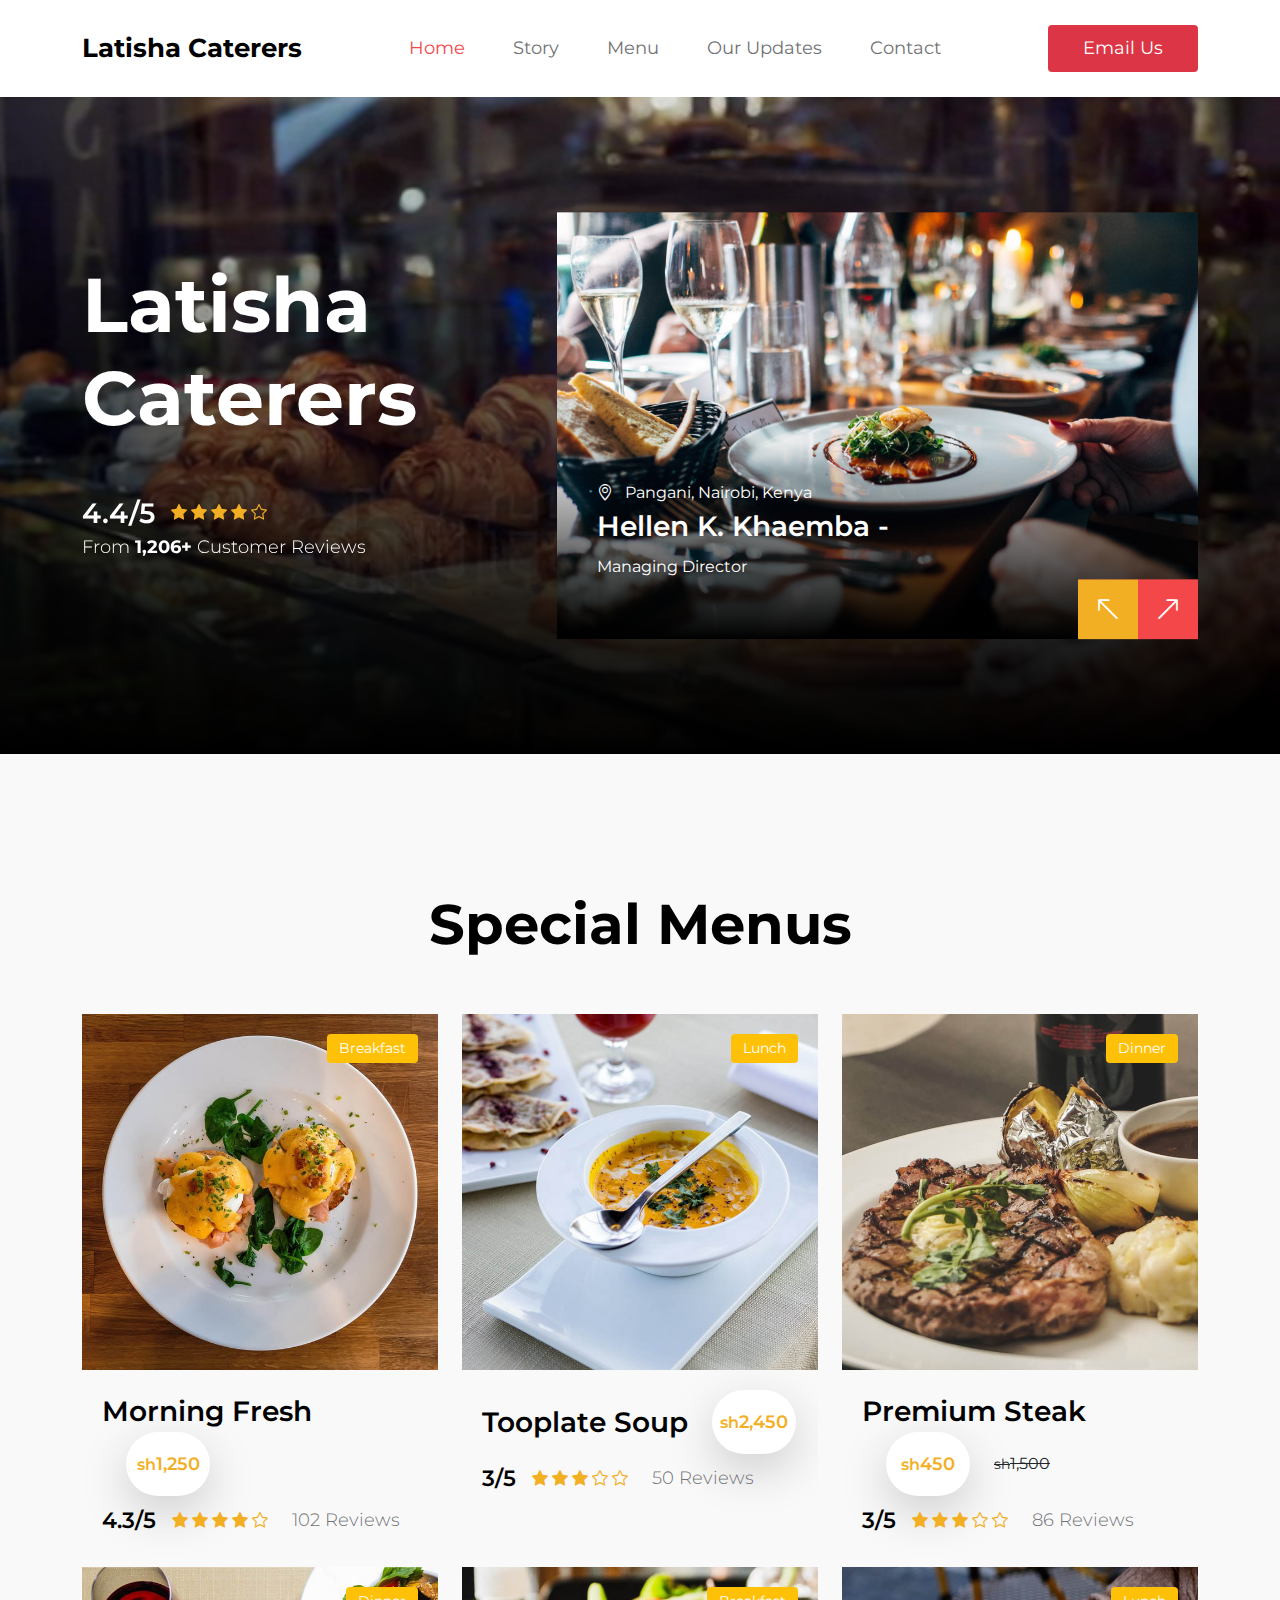
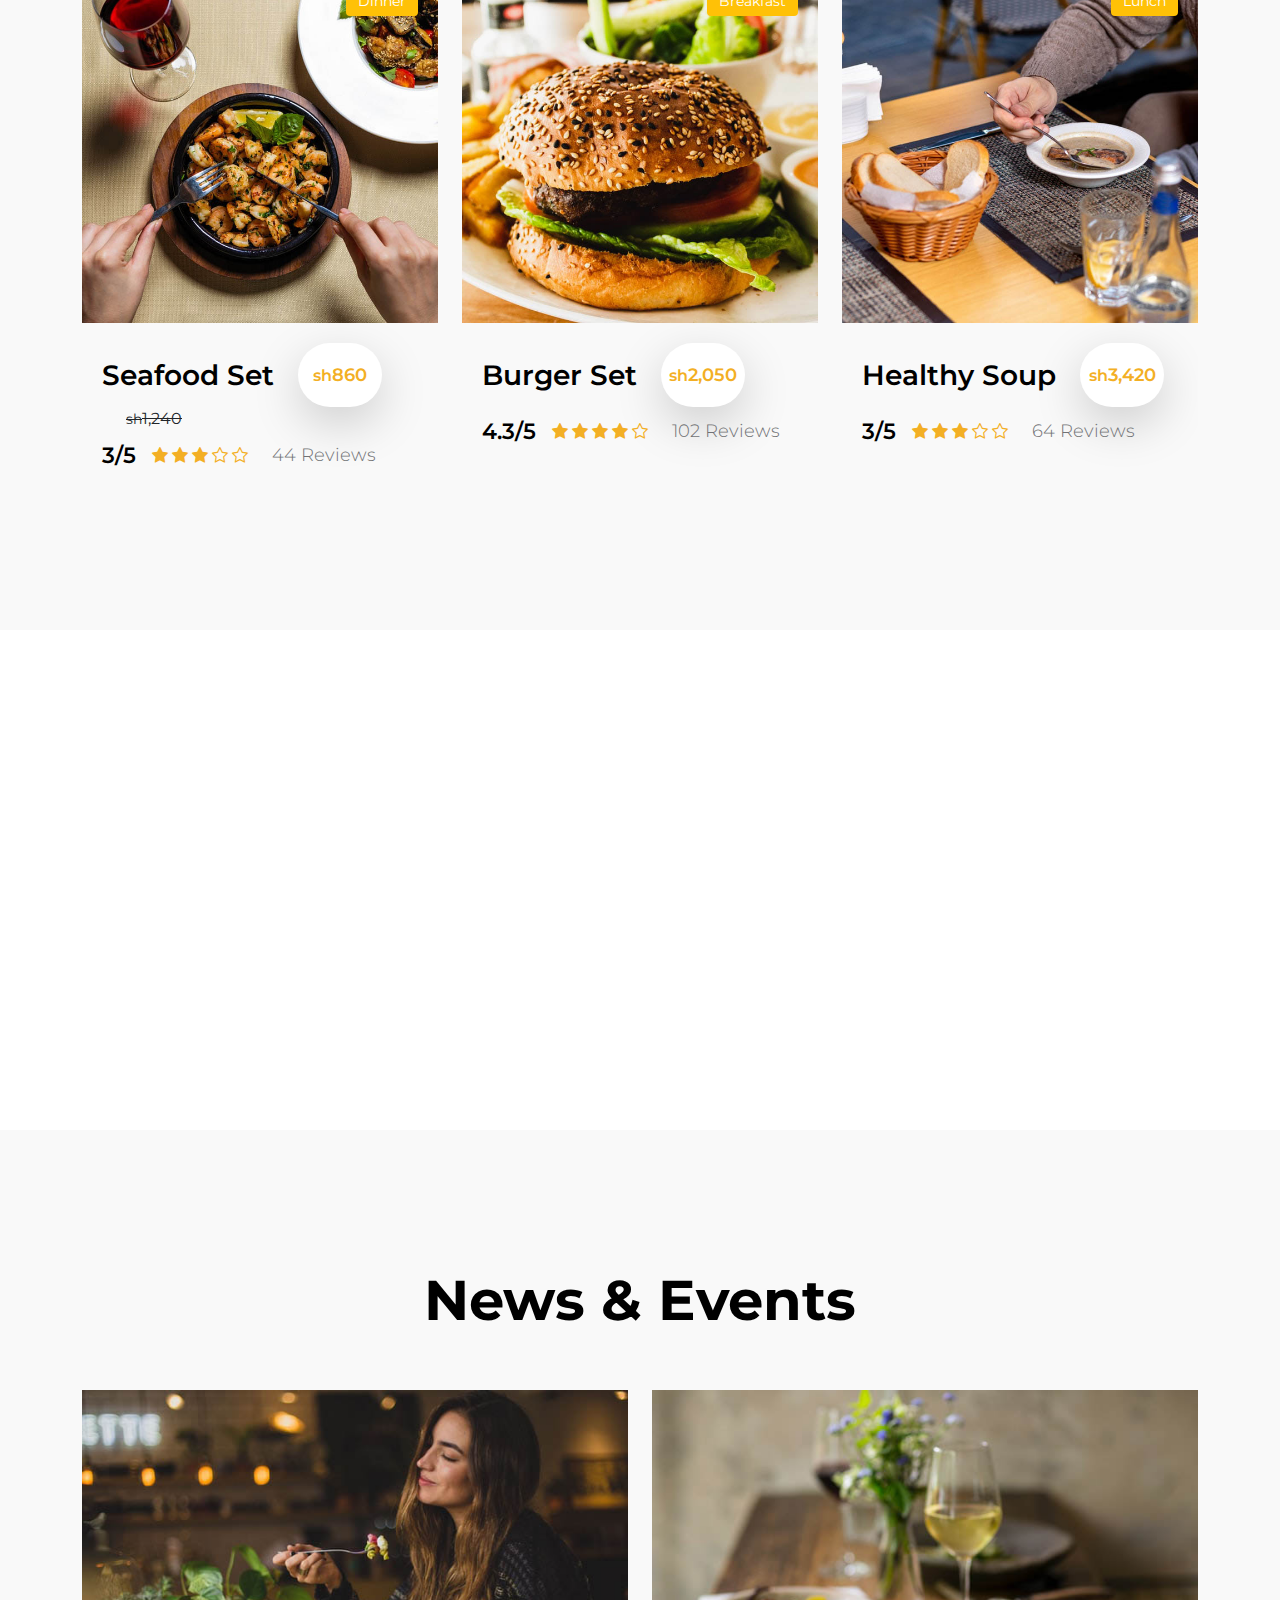
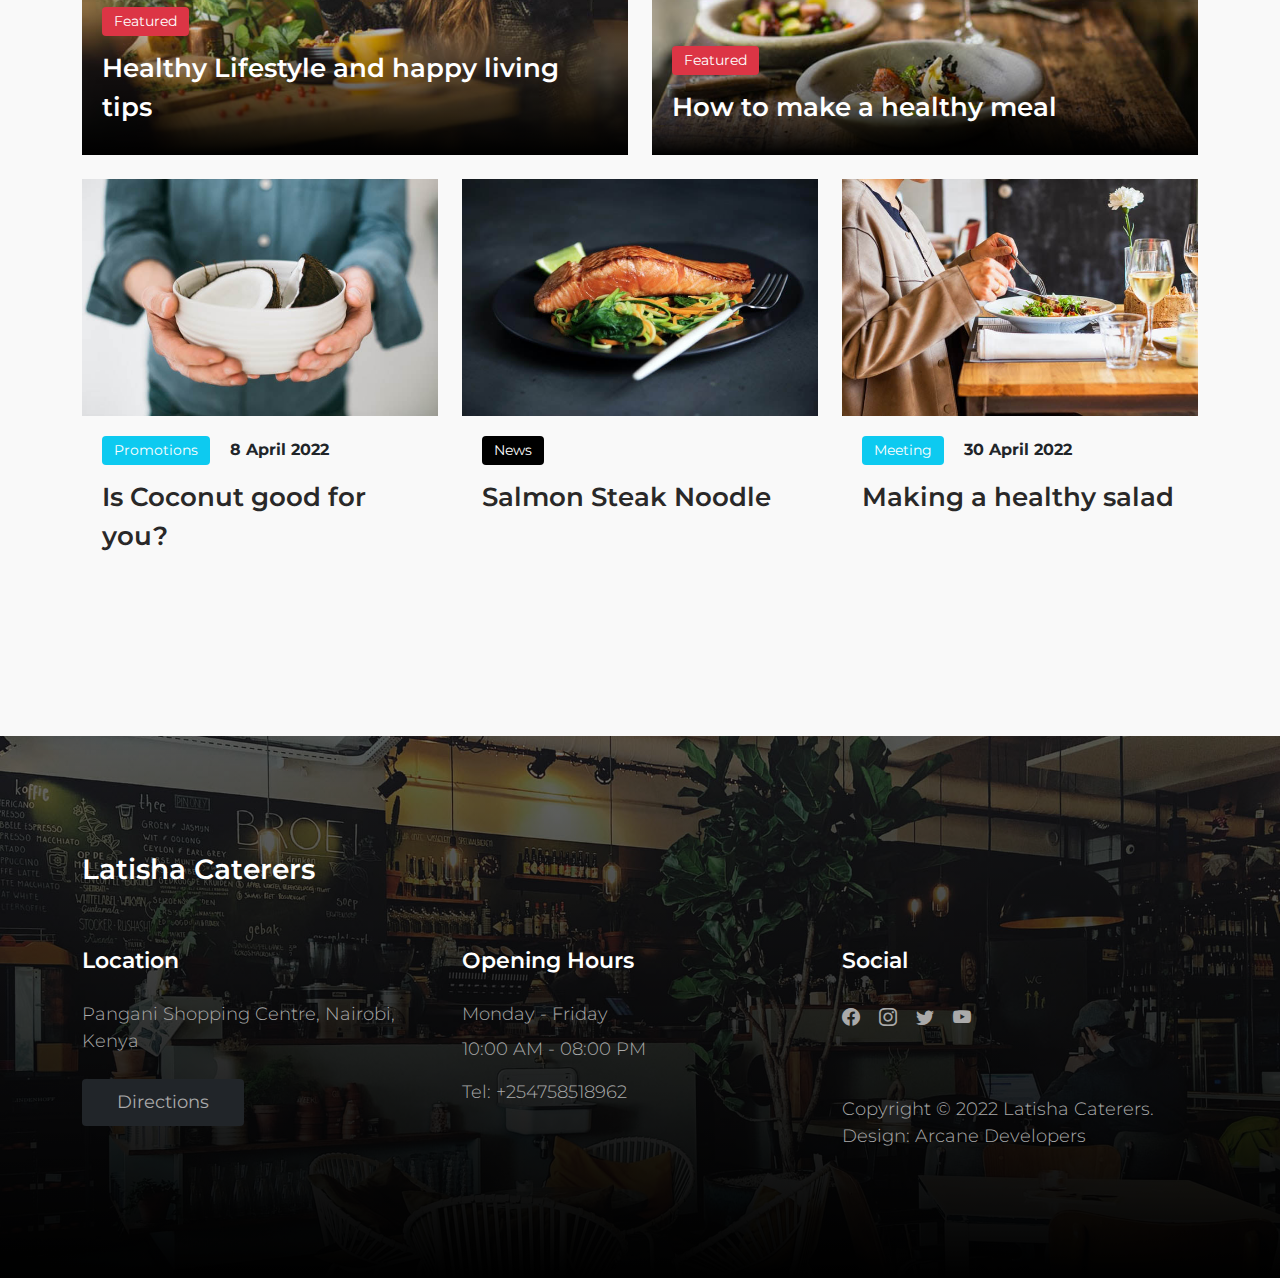
<file: index.html>
<!doctype html>
<html lang="en">
    <head>
        <meta charset="utf-8">
        <meta name="viewport" content="width=device-width, initial-scale=1">

        <meta name="description" content="">
        <meta name="author" content="">

        <title>Latisha Caterers</title>

        <!-- CSS FILES -->    
        <link rel="preconnect" href="https://fonts.googleapis.com">
        
        <link rel="preconnect" href="https://fonts.gstatic.com" crossorigin>
        
        <link href="https://fonts.googleapis.com/css2?family=Montserrat:wght@300;400;600;700&display=swap" rel="stylesheet">                    
        <link href="css/bootstrap.min.css" rel="stylesheet">

        <link href="css/bootstrap-icons.css" rel="stylesheet">

        <link href="css/tooplate-crispy-kitchen.css" rel="stylesheet">
        

    </head>
    
    <body>
        
        <nav class="navbar navbar-expand-lg bg-white shadow-lg">
            <div class="container">
                <button class="navbar-toggler" type="button" data-bs-toggle="collapse" data-bs-target="#navbarNav" aria-controls="navbarNav" aria-expanded="false" aria-label="Toggle navigation">
                    <span class="navbar-toggler-icon"></span>
                </button>
                
                <a class="navbar-brand" href="index.html">
                    Latisha Caterers
                </a>

                <div class="d-lg-none">
                    <button type="button" class="custom-btn btn btn-danger" data-bs-toggle="modal" a href="mailto:latisha.caterers@gmail.com">Email Us</button>
                </div>

                <div class="collapse navbar-collapse" id="navbarNav">
                    <ul class="navbar-nav mx-auto">
                        <li class="nav-item">
                            <a class="nav-link active" href="index.html">Home</a>
                        </li>

                        <li class="nav-item">
                            <a class="nav-link" href="about.html">Story</a>
                        </li>

                        <li class="nav-item">
                            <a class="nav-link" href="menu.html">Menu</a>
                        </li>

                        <li class="nav-item">
                            <a class="nav-link" href="news.html">Our Updates</a>
                        </li>

                        <li class="nav-item">
                            <a class="nav-link" href="contact.html">Contact</a>
                        </li>
                    </ul>
                </div>

                <div class="d-none d-lg-block">
                    <button type="button" class="custom-btn btn btn-danger" data-bs-toggle="modal" a href="mailto:latisha.caterers@gmail.com">Email Us</button>
                </div>

            </div>
        </nav>

        <main>

            <section class="hero">
                <div class="container">
                    <div class="row">

                        <div class="col-lg-5 col-12 m-auto">
                            <div class="heroText">

                                <h1 class="text-white mb-lg-5 mb-3">Latisha Caterers</h1>

                                <div class="c-reviews my-3 d-flex flex-wrap align-items-center">
                                    <div class="d-flex flex-wrap align-items-center">
                                        <h4 class="text-white mb-0 me-3">4.4/5</h4>

                                        <div class="reviews-stars">
                                            <i class="bi-star-fill reviews-icon"></i>
                                            <i class="bi-star-fill reviews-icon"></i>
                                            <i class="bi-star-fill reviews-icon"></i>
                                            <i class="bi-star-fill reviews-icon"></i>
                                            <i class="bi-star reviews-icon"></i>
                                        </div>
                                    </div>

                                    <p class="text-white w-100">From <strong>1,206+</strong> Customer Reviews</p>
                                </div>
                            </div>
                        </div>

                        <div class="col-lg-7 col-12">
                            <div id="carouselExampleCaptions" class="carousel carousel-fade hero-carousel slide" data-bs-ride="carousel">
                                <div class="carousel-inner">
                                    <div class="carousel-item active">
                                        <div class="carousel-image-wrap">
                                            <img src="images/slide/jay-wennington-N_Y88TWmGwA-unsplash.jpg" class="img-fluid carousel-image" alt="">
                                        </div>
                                        
                                        <div class="carousel-caption">
                                            <span class="text-white">
                                                <i class="bi-geo-alt me-2"></i>
                                                Pangani, Nairobi, Kenya
                                            </span>

                                            <h4 class="hero-text">Hellen K. Khaemba - </h4><h7 class="hero-text">Managing Director</h7>
                                        </div>
                                    </div>

                                    <div class="carousel-item">
                                        <div class="carousel-image-wrap">
                                            <img src="images/slide/jason-leung-O67LZfeyYBk-unsplash.png" class="img-fluid carousel-image" alt="">
                                        </div>
                                        
                                        <div class="carousel-caption">
                                            <div class="d-flex align-items-center">
                                                <h4 class="hero-text">Wedding Planning</h4>

                                                <span class="price-tag ms-4"><small></small>30,000</span>
                                            </div>

                                            <div class="d-flex flex-wrap align-items-center">
                                                <h5 class="reviews-text mb-0 me-3">4.3/5</h5>

                                                <div class="reviews-stars">
                                                    <i class="bi-star-fill reviews-icon"></i>
                                                    <i class="bi-star-fill reviews-icon"></i>
                                                    <i class="bi-star-fill reviews-icon"></i>
                                                    <i class="bi-star-fill reviews-icon"></i>
                                                    <i class="bi-star reviews-icon"></i>
                                                </div>
                                            </div>
                                        </div>
                                    </div>

                                    <div class="carousel-item">
                                        <div class="carousel-image-wrap">
                                            <img src="images/slide/ivan-torres-MQUqbmszGGM-unsplash.jpg" class="img-fluid carousel-image" alt="">
                                        </div>
                                        
                                        <div class="carousel-caption">
                                            <div class="d-flex align-items-center">
                                                <h4 class="hero-text">Sausage Pasta</h4>

                                                <span class="price-tag ms-4"><small>Ksh</small>1,825</span>
                                            </div>

                                            <div class="d-flex flex-wrap align-items-center">
                                                <h5 class="reviews-text mb-0 me-3">4.2/5</h5>

                                                <div class="reviews-stars">
                                                    <i class="bi-star-fill reviews-icon"></i>
                                                    <i class="bi-star-fill reviews-icon"></i>
                                                    <i class="bi-star-fill reviews-icon"></i>
                                                    <i class="bi-star-fill reviews-icon"></i>
                                                    <i class="bi-star reviews-icon"></i>
                                                </div>
                                            </div>
                                        </div>
                                    </div>
                                </div>

                                <button class="carousel-control-prev" type="button" data-bs-target="#carouselExampleCaptions" data-bs-slide="prev">
                                    <span class="carousel-control-prev-icon" aria-hidden="true"></span>
                                    <span class="visually-hidden">Previous</span>
                                </button>

                                <button class="carousel-control-next" type="button" data-bs-target="#carouselExampleCaptions" data-bs-slide="next">
                                    <span class="carousel-control-next-icon" aria-hidden="true"></span>
                                    <span class="visually-hidden">Next</span>
                                </button>
                            </div>
                        </div>

                    </div>
                </div>

                <div class="video-wrap">
                    <video autoplay="" loop="" muted="" class="custom-video" poster="">
                        <source src="video/production_ID_3769033.mp4" type="video/mp4">
                        	Your browser does not support the video tag.
                    	</video>
                </div>

                <div class="overlay"></div>
            </section>

            <section class="menu section-padding">
                <div class="container">
                    <div class="row">

                        <div class="col-12">
                            <h2 class="text-center mb-lg-5 mb-4">Special Menus</h2>
                        </div>

                        <div class="col-lg-4 col-md-6 col-12">
                            <div class="menu-thumb">
                                <div class="menu-image-wrap">
                                    <img src="images/breakfast/brett-jordan-8xt8-HIFqc8-unsplash.jpg" class="img-fluid menu-image" alt="">

                                    <span class="menu-tag bg-warning">Breakfast</span>
                                </div>

                                <div class="menu-info d-flex flex-wrap align-items-center">
                                    <h4 class="mb-0">Morning Fresh</h4>

                                    <span class="price-tag bg-white shadow-lg ms-4"><small>sh</small>1,250</span>

                                    <div class="d-flex flex-wrap align-items-center w-100 mt-2">
                                        <h6 class="reviews-text mb-0 me-3">4.3/5</h6>

                                        <div class="reviews-stars">
                                            <i class="bi-star-fill reviews-icon"></i>
                                            <i class="bi-star-fill reviews-icon"></i>
                                            <i class="bi-star-fill reviews-icon"></i>
                                            <i class="bi-star-fill reviews-icon"></i>
                                            <i class="bi-star reviews-icon"></i>
                                        </div>

                                        <p class="reviews-text mb-0 ms-4">102 Reviews</p>
                                    </div>
                                </div>
                            </div>
                        </div>

                        <div class="col-lg-4 col-md-6 col-12">
                            <div class="menu-thumb">
                                <div class="menu-image-wrap">
                                    <img src="images/lunch/farhad-ibrahimzade-MGKqxm6u2bc-unsplash.jpg" class="img-fluid menu-image" alt="">

                                    <span class="menu-tag bg-warning">Lunch</span>
                                </div>

                                <div class="menu-info d-flex flex-wrap align-items-center">
                                    <h4 class="mb-0">Tooplate Soup</h4>

                                    <span class="price-tag bg-white shadow-lg ms-4"><small>sh</small>2,450</span>

                                    <div class="d-flex flex-wrap align-items-center w-100 mt-2">
                                        <h6 class="reviews-text mb-0 me-3">3/5</h6>

                                        <div class="reviews-stars">
                                            <i class="bi-star-fill reviews-icon"></i>
                                            <i class="bi-star-fill reviews-icon"></i>
                                            <i class="bi-star-fill reviews-icon"></i>
                                            <i class="bi-star reviews-icon"></i>
                                            <i class="bi-star reviews-icon"></i>
                                        </div>

                                        <p class="reviews-text mb-0 ms-4">50 Reviews</p>
                                    </div>
                                </div>
                            </div>
                        </div>

                        <div class="col-lg-4 col-md-6 col-12">
                            <div class="menu-thumb">
                                <div class="menu-image-wrap">
                                    <img src="images/dinner/keriliwi-c3mFafsFz2w-unsplash.jpg" class="img-fluid menu-image" alt="">

                                    <span class="menu-tag bg-warning">Dinner</span>
                                </div>

                                <div class="menu-info d-flex flex-wrap align-items-center">
                                    <h4 class="mb-0">Premium Steak</h4>

                                    <span class="price-tag bg-white shadow-lg ms-4"><small>sh</small>450</span>

                                    <del class="ms-4"><small>sh</small>1,500</del>

                                    <div class="d-flex flex-wrap align-items-center w-100 mt-2">
                                        <h6 class="reviews-text mb-0 me-3">3/5</h6>

                                        <div class="reviews-stars">
                                            <i class="bi-star-fill reviews-icon"></i>
                                            <i class="bi-star-fill reviews-icon"></i>
                                            <i class="bi-star-fill reviews-icon"></i>
                                            <i class="bi-star reviews-icon"></i>
                                            <i class="bi-star reviews-icon"></i>
                                        </div>

                                        <p class="reviews-text mb-0 ms-4">86 Reviews</p>
                                    </div>
                                </div>
                            </div>
                        </div>

                        <div class="col-lg-4 col-md-6 col-12">
                            <div class="menu-thumb">
                                <div class="menu-image-wrap">
                                    <img src="images/dinner/farhad-ibrahimzade-ZipYER3NLhY-unsplash.jpg" class="img-fluid menu-image" alt="">

                                    <span class="menu-tag bg-warning">Dinner</span>
                                </div>

                                <div class="menu-info d-flex flex-wrap align-items-center">
                                    <h4 class="mb-0">Seafood Set</h4>

                                    <span class="price-tag bg-white shadow-lg ms-4"><small>sh</small>860</span>

                                    <del class="ms-4"><small>sh</small>1,240</del>

                                    <div class="d-flex flex-wrap align-items-center w-100 mt-2">
                                        <h6 class="reviews-text mb-0 me-3">3/5</h6>

                                        <div class="reviews-stars">
                                            <i class="bi-star-fill reviews-icon"></i>
                                            <i class="bi-star-fill reviews-icon"></i>
                                            <i class="bi-star-fill reviews-icon"></i>
                                            <i class="bi-star reviews-icon"></i>
                                            <i class="bi-star reviews-icon"></i>
                                        </div>

                                        <p class="reviews-text mb-0 ms-4">44 Reviews</p>
                                    </div>
                                </div>
                            </div>
                        </div>

                        <div class="col-lg-4 col-md-6 col-12">
                            <div class="menu-thumb">
                                <div class="menu-image-wrap">
                                    <img src="images/breakfast/louis-hansel-dphM2U1xq0U-unsplash.jpg" class="img-fluid menu-image" alt="">

                                    <span class="menu-tag bg-warning">Breakfast</span>
                                </div>

                                <div class="menu-info d-flex flex-wrap align-items-center">
                                    <h4 class="mb-0">Burger Set</h4>

                                    <span class="price-tag bg-white shadow-lg ms-4"><small>sh</small>2,050</span>

                                    <div class="d-flex flex-wrap align-items-center w-100 mt-2">
                                        <h6 class="reviews-text mb-0 me-3">4.3/5</h6>

                                        <div class="reviews-stars">
                                            <i class="bi-star-fill reviews-icon"></i>
                                            <i class="bi-star-fill reviews-icon"></i>
                                            <i class="bi-star-fill reviews-icon"></i>
                                            <i class="bi-star-fill reviews-icon"></i>
                                            <i class="bi-star reviews-icon"></i>
                                        </div>

                                        <p class="reviews-text mb-0 ms-4">102 Reviews</p>
                                    </div>
                                </div>
                            </div>
                        </div>

                        <div class="col-lg-4 col-md-6 col-12">
                            <div class="menu-thumb">
                                <div class="menu-image-wrap">
                                    <img src="images/lunch/farhad-ibrahimzade-D5c9ZciQy_I-unsplash.jpg" class="img-fluid menu-image" alt="">

                                    <span class="menu-tag bg-warning">Lunch</span>
                                </div>

                                <div class="menu-info d-flex flex-wrap align-items-center">
                                    <h4 class="mb-0">Healthy Soup</h4>

                                    <span class="price-tag bg-white shadow-lg ms-4"><small>sh</small>3,420</span>

                                    <div class="d-flex flex-wrap align-items-center w-100 mt-2">
                                        <h6 class="reviews-text mb-0 me-3">3/5</h6>

                                        <div class="reviews-stars">
                                            <i class="bi-star-fill reviews-icon"></i>
                                            <i class="bi-star-fill reviews-icon"></i>
                                            <i class="bi-star-fill reviews-icon"></i>
                                            <i class="bi-star reviews-icon"></i>
                                            <i class="bi-star reviews-icon"></i>
                                        </div>

                                        <p class="reviews-text mb-0 ms-4">64 Reviews</p>
                                    </div>
                                </div>
                            </div>
                        </div>

                    </div>
                </div>
            </section>

            <section class="BgImage"></section>

            <section class="news section-padding">
                <div class="container">
                    <div class="row">

                        <h2 class="text-center mb-lg-5 mb-4">News &amp; Events</h2>

                        <div class="col-lg-6 col-md-6 col-12">
                            <div class="news-thumb mb-4">
                                <a href="news-detail.html">
                                    <img src="images/news/pablo-merchan-montes-Orz90t6o0e4-unsplash.jpg" class="img-fluid news-image" alt="">
                                </a>
                                
                                <div class="news-text-info news-text-info-large">
                                    <span class="category-tag bg-danger">Featured</span>

                                    <h5 class="news-title mt-2">
                                        <a href="news-detail.html" class="news-title-link">Healthy Lifestyle and happy living tips</a>
                                    </h5>
                                </div>
                            </div> 
                        </div>

                        <div class="col-lg-6 col-md-6 col-12">
                            <div class="news-thumb mb-4">
                                <a href="news-detail.html">
                                    <img src="images/news/stefan-johnson-xIFbDeGcy44-unsplash.jpg" class="img-fluid news-image" alt="">
                                </a>
                                
                                <div class="news-text-info news-text-info-large">
                                    <span class="category-tag bg-danger">Featured</span>

                                    <h5 class="news-title mt-2">
                                        <a href="news-detail.html" class="news-title-link">How to make a healthy meal</a>
                                    </h5>
                                </div>
                            </div> 
                        </div>

                        <div class="col-lg-4 col-md-4 col-12">
                            <div class="news-thumb mb-lg-0 mb-lg-4 mb-0">
                                <a href="news-detail.html">
                                    <img src="images/news/gilles-lambert-S_LhjpfIdm4-unsplash.jpg" class="img-fluid news-image" alt="">
                                </a>
                                
                                <div class="news-text-info">
                                    <span class="category-tag me-3 bg-info">Promotions</span>

                                    <strong>8 April 2022</strong>

                                    <h5 class="news-title mt-2">
                                        <a href="news-detail.html" class="news-title-link">Is Coconut good for you?</a>
                                    </h5>
                                </div>
                            </div> 
                        </div>

                        <div class="col-lg-4 col-md-4 col-12">
                            <div class="news-thumb mb-lg-0 mb-lg-4 mb-2">
                                <a href="news-detail.html">
                                    <img src="images/news/caroline-attwood-bpPTlXWTOvg-unsplash.jpg" class="img-fluid news-image" alt="">
                                </a>
                                
                                <div class="news-text-info">
                                    <span class="category-tag">News</span>

                                    <h5 class="news-title mt-2">
                                        <a href="news-detail.html" class="news-title-link">Salmon Steak Noodle</a>
                                    </h5>
                                </div>
                            </div> 
                        </div>

                        <div class="col-lg-4 col-md-6 col-12">
                            <div class="news-thumb mb-4">
                                <a href="news-detail.html">
                                    <img src="images/news/louis-hansel-GiIiRV0FjwU-unsplash.jpg" class="img-fluid news-image" alt="">
                                </a>
                                
                                <div class="news-text-info">
                                    <span class="category-tag me-3 bg-info">Meeting</span>

                                    <strong>30 April 2022</strong>

                                    <h5 class="news-title mt-2">
                                        <a href="news-detail.html" class="news-title-link">Making a healthy salad</a>
                                    </h5>
                                </div>
                            </div> 
                        </div>

                    </div>
                </div>
            </section>

        </main>

        <footer class="site-footer section-padding">
            
            <div class="container">
                
                <div class="row">

                    <div class="col-12">
                        <h4 class="text-white mb-4 me-5">Latisha Caterers</h4>
                    </div>

                    <div class="col-lg-4 col-md-7 col-xs-12 tooplate-mt30">
                        <h6 class="text-white mb-lg-4 mb-3">Location</h6>

                        <p>Pangani Shopping Centre, Nairobi, Kenya</p>

                        <a href="https://www.google.com/maps/place/Pangani+Shopping+Center/@-1.2666582,36.8345605,17z/data=!3m1!4b1!4m5!3m4!1s0x182f16c3688078d5:0x10d5a6049e7f9859!8m2!3d-1.2666636!4d36.8367492" class="custom-btn btn btn-dark mt-2">Directions</a>
                    </div>

                    <div class="col-lg-4 col-md-5 col-xs-12 tooplate-mt30">
                        <h6 class="text-white mb-lg-4 mb-3">Opening Hours</h6>

                        <p class="mb-2">Monday - Friday</p>

                        <p>10:00 AM - 08:00 PM</p>

                        <p>Tel: <a href="tel: 254758518962" class="tel-link">+254758518962</a></p>
                    </div>

                    <div class="col-lg-4 col-md-6 col-xs-12 tooplate-mt30">
                        <h6 class="text-white mb-lg-4 mb-3">Social</h6>

                        <ul class="social-icon">
                            <li><a href="#" class="social-icon-link bi-facebook"></a></li>

                            <li><a href="#" class="social-icon-link bi-instagram"></a></li>

                            <li><a href="#" target="_blank"
                            	 class="social-icon-link bi-twitter"></a></li>

                            <li><a href="#" class="social-icon-link bi-youtube"></a></li>
                        </ul>
                    
                        <p class="copyright-text tooplate-mt60">Copyright © 2022 Latisha Caterers.
                        <br>Design: <a rel="nofollow" href="https://arcanedevelopers.github.io/" target="_blank">Arcane Developers</a></p>
                        
                    </div>

                </div><!-- row ending -->
                
             </div><!-- container ending -->
             
        </footer>

        <!-- Modal -->
        <div class="modal fade" id="BookingModal" tabindex="-1" aria-labelledby="BookingModal" aria-hidden="true">
            <div class="modal-dialog modal-dialog-centered modal-xl">
                <div class="modal-content">
                    <div class="modal-header">
                        <h3 class="mb-0">Reserve a table</h3>

                        <button type="button" class="btn-close" data-bs-dismiss="modal" aria-label="Close"></button>
                    </div>

                    <div class="modal-body d-flex flex-column justify-content-center">
                        <div class="booking">
                            
                            <form class="booking-form row" role="form" action="#" method="post">
                                <div class="col-lg-6 col-12">
                                    <label for="name" class="form-label">Full Name</label>

                                    <input type="text" name="name" id="name" class="form-control" placeholder="Your Name" required>
                                </div>

                                <div class="col-lg-6 col-12">
                                    <label for="email" class="form-label">Email Address</label>

                                    <input type="email" name="email" id="email" pattern="[^ @]*@[^ @]*" class="form-control" placeholder="your@email.com" required>
                                </div>

                                <div class="col-lg-6 col-12">
                                    <label for="phone" class="form-label">Phone Number</label>

                                    <input type="telephone" name="phone" id="phone" pattern="[0-9]{3}-[0-9]{3}-[0-9]{4}" class="form-control" placeholder="123-456-7890">
                                </div>

                                <div class="col-lg-6 col-12">
                                    <label for="people" class="form-label">Number of persons</label>

                                    <input type="text" name="people" id="people" class="form-control" placeholder="12 persons">
                                </div>

                                <div class="col-lg-6 col-12">
                                    <label for="date" class="form-label">Date</label>

                                    <input type="date" name="date" id="date" value="" class="form-control">
                                </div>

                                <div class="col-lg-6 col-12">
                                    <label for="time" class="form-label">Time</label>

                                    <select class="form-select form-control" name="time" id="time">
                                      <option value="5" selected>5:00 PM</option>
                                      <option value="6">6:00 PM</option>
                                      <option value="7">7:00 PM</option>
                                      <option value="8">8:00 PM</option>
                                      <option value="9">9:00 PM</option>
                                    </select>
                                </div>

                                <div class="col-12">
                                    <label for="message" class="form-label">Special Request</label>

                                    <textarea class="form-control" rows="4" id="message" name="message" placeholder=""></textarea>
                                </div>

                                <div class="col-lg-4 col-12 ms-auto">
                                    <button type="submit" class="form-control">Submit Request</button>
                                </div>
                            </form>
                        </div>
                    </div>

                    <div class="modal-footer"></div>
                    
                </div>
                
            </div>
        </div>

        <!-- JAVASCRIPT FILES -->
        <script src="js/jquery.min.js"></script>
        <script src="js/bootstrap.bundle.min.js"></script>
        <script src="js/custom.js"></script>

    </body>
</html>
</file>
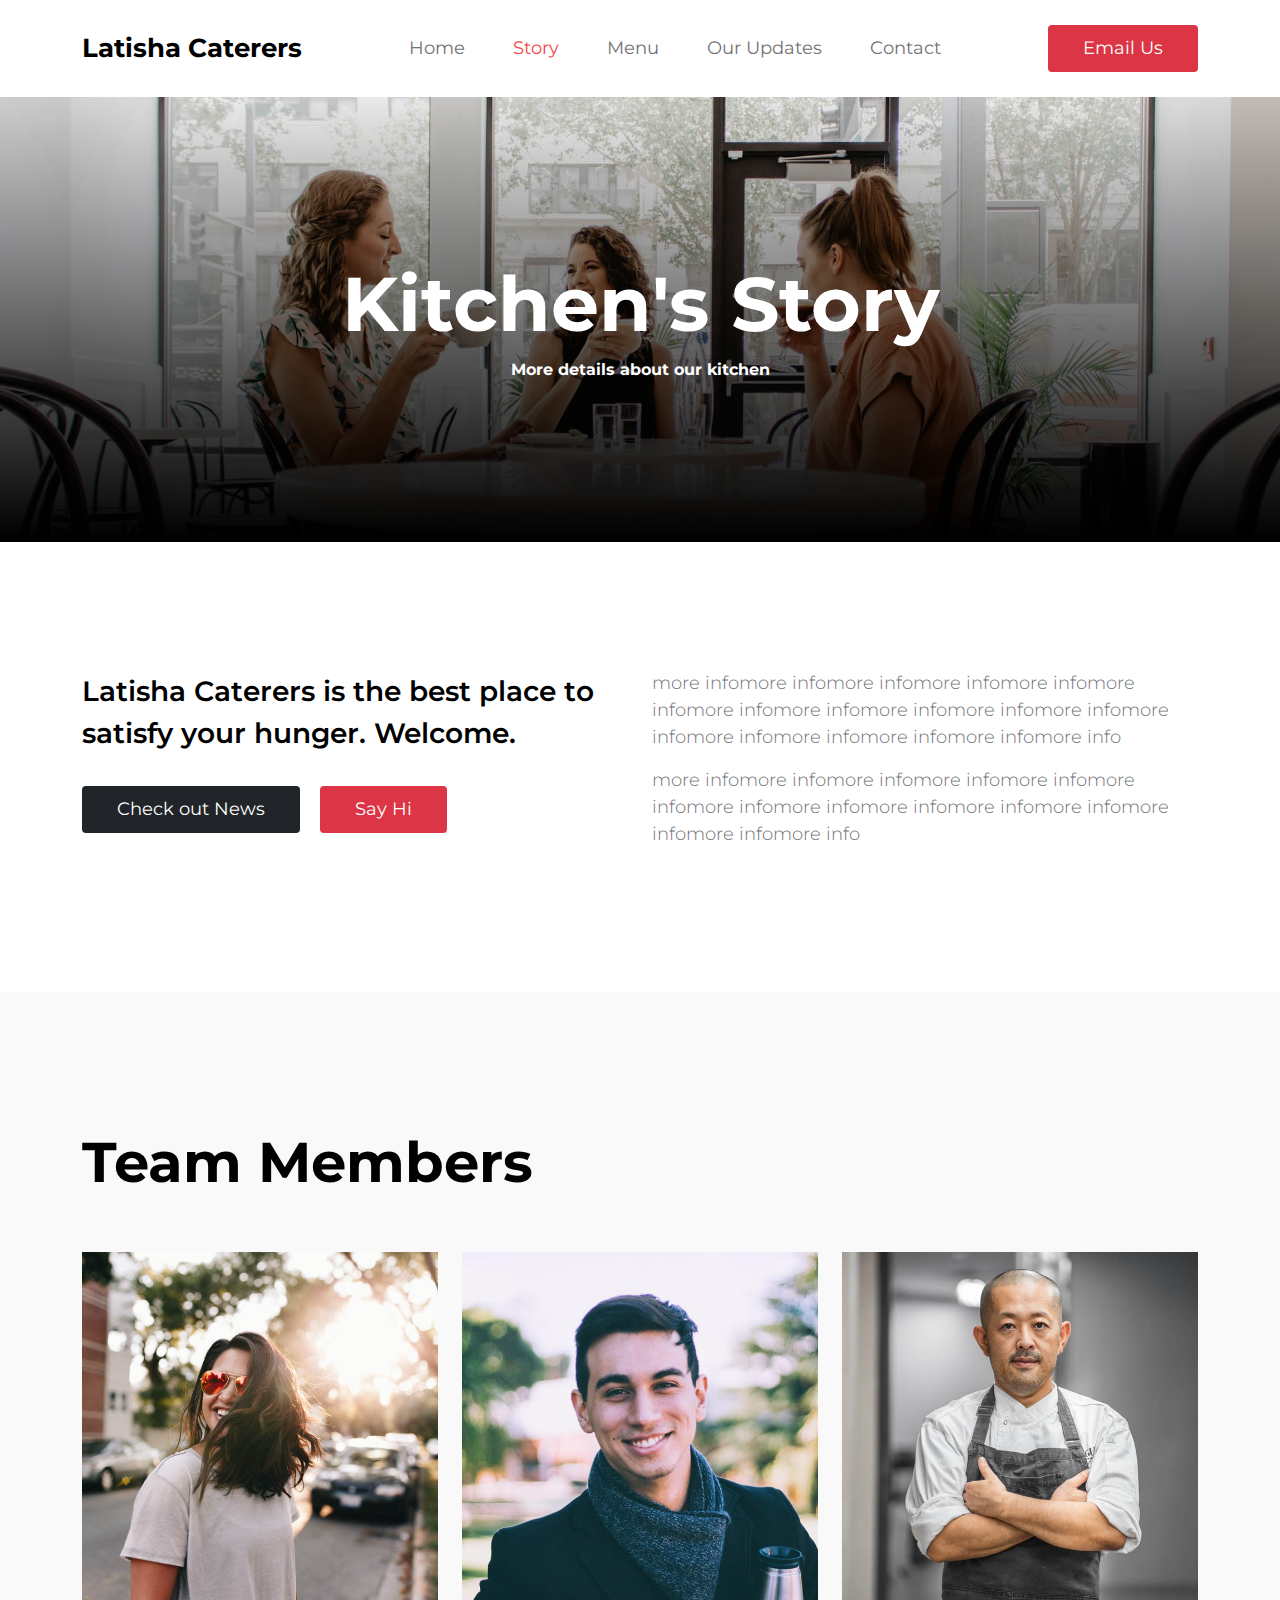
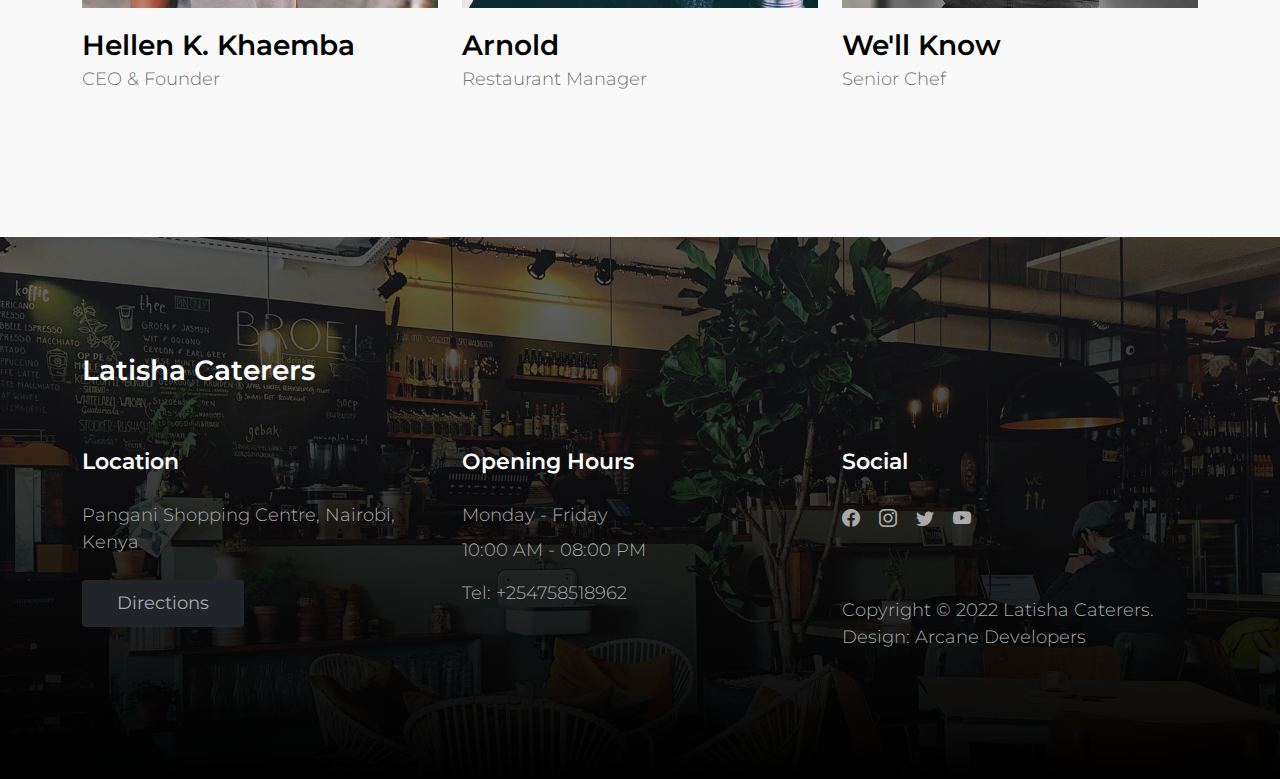
<file: about.html>
<!doctype html>
<html lang="en">
    <head>
        <meta charset="utf-8">
        <meta name="viewport" content="width=device-width, initial-scale=1">

        <meta name="description" content="">
        <meta name="author" content="">

        <title>About Latisha Caterers</title>

        <!-- CSS FILES -->        
        <link rel="preconnect" href="https://fonts.googleapis.com">
        
        <link rel="preconnect" href="https://fonts.gstatic.com" crossorigin>
        
        <link href="https://fonts.googleapis.com/css2?family=Montserrat:wght@300;400;600;700&display=swap" rel="stylesheet">                
        <link href="css/bootstrap.min.css" rel="stylesheet">

        <link href="css/bootstrap-icons.css" rel="stylesheet">

        <link href="css/tooplate-crispy-kitchen.css" rel="stylesheet">

    </head>
    
    <body>
        
        <nav class="navbar navbar-expand-lg bg-white shadow-lg">
            <div class="container">
                <button class="navbar-toggler" type="button" data-bs-toggle="collapse" data-bs-target="#navbarNav" aria-controls="navbarNav" aria-expanded="false" aria-label="Toggle navigation">
                    <span class="navbar-toggler-icon"></span>
                </button>
                
                <a class="navbar-brand" href="index.html">
                    Latisha Caterers
                </a>

                <div class="d-lg-none">
                    <button type="button" class="custom-btn btn btn-danger" data-bs-toggle="modal" a href="mailto:latisha.caterers@gmail.com">Email Us</button>
                </div>

                <div class="collapse navbar-collapse" id="navbarNav">
                    <ul class="navbar-nav mx-auto">
                        <li class="nav-item">
                            <a class="nav-link" href="index.html">Home</a>
                        </li>

                        <li class="nav-item">
                            <a class="nav-link active" href="about.html">Story</a>
                        </li>

                        <li class="nav-item">
                            <a class="nav-link" href="menu.html">Menu</a>
                        </li>

                        <li class="nav-item">
                            <a class="nav-link" href="news.html">Our Updates</a>
                        </li>

                        <li class="nav-item">
                            <a class="nav-link" href="contact.html">Contact</a>
                        </li>
                    </ul>
                </div>

                <div class="d-none d-lg-block">
                    <button type="button" class="custom-btn btn btn-danger" data-bs-toggle="modal" a href="mailto:latisha.caterers@gmail.com">Email Us</button>
                          </div>

            </div>
        </nav>

        <main>

            <header class="site-header site-about-header">
                <div class="container">
                    <div class="row">

                        <div class="col-lg-10 col-12 mx-auto">
                            <h1 class="text-white">Kitchen's Story</h1>

                            <strong class="text-white">More details about our kitchen</strong>
                        </div>

                    </div>
                </div>

                <div class="overlay"></div>
            </header>

            <section class="about section-padding bg-white">
                <div class="container">
                    <div class="row">

                        <div class="col-lg-6 col-12 mb-2">
                            <h4 class="mb-3">Latisha Caterers is the best place to satisfy your hunger. Welcome.</h4>

                            <a href="news.html" class="custom-btn btn btn-dark mt-3">Check out News</a>

                            <a href="contact.html" class="custom-btn btn btn-danger mt-3 ms-3">Say Hi</a>
                        </div>

                        <div class="col-lg-6 col-12">
                        
                        	<p>more infomore infomore infomore infomore infomore infomore infomore infomore infomore infomore infomore infomore infomore infomore infomore infomore info</p>
                        
                            <p>more infomore infomore infomore infomore infomore infomore infomore infomore infomore infomore infomore infomore infomore info</p>

                        </div>

                    </div>
                </div>
            </section>

            <section class="about section-padding">
                <div class="container">
                    <div class="row">

                        <div class="col-12">
                            <h2 class="mb-5">Team Members</h2>
                        </div>

                        <div class="col-lg-4 col-12">
                            <div class="team-thumb">
                                <img src="images/team/matthew-hamilton-tNCH0sKSZbA-unsplash.jpg" class="img-fluid team-image" alt="">
                                
                                <div class="team-info">
                                    <h4 class="mt-3 mb-0">Hellen K. Khaemba</h4>

                                    <p>CEO &amp; Founder</p>
                                </div>
                            </div>
                        </div>

                        <div class="col-lg-4 col-12 my-lg-0 my-4">
                            <div class="team-thumb">
                                <img src="images/team/nicolas-horn-MTZTGvDsHFY-unsplash.jpg" class="img-fluid team-image" alt="">

                                <h4 class="mt-3 mb-0">Arnold</h4>

                                <p>Restaurant Manager</p>
                            </div>
                        </div>

                        <div class="col-lg-4 col-12">
                            <div class="team-thumb">
                                <img src="images/team/rc-cf-FMh5o5m5N9E-unsplash.jpg" class="img-fluid team-image" alt="">
                                
                                <h4 class="mt-3 mb-0">We'll Know</h4>

                                <p>Senior Chef</p>
                            </div>
                        </div>

                    </div>
                </div>
            </section>
            
            

        </main>

        <footer class="site-footer section-padding">
            
            <div class="container">
                
                <div class="row">

                    <div class="col-12">
                        <h4 class="text-white mb-4 me-5">Latisha Caterers</h4>
                    </div>

                    <div class="col-lg-4 col-md-7 col-xs-12 tooplate-mt30">
                        <h6 class="text-white mb-lg-4 mb-3">Location</h6>

                        <p>Pangani Shopping Centre, Nairobi, Kenya</p>

                        <a href="https://www.google.com/maps/place/Pangani+Shopping+Center/@-1.2666582,36.8345605,17z/data=!3m1!4b1!4m5!3m4!1s0x182f16c3688078d5:0x10d5a6049e7f9859!8m2!3d-1.2666636!4d36.8367492" class="custom-btn btn btn-dark mt-2">Directions</a>
                    </div>

                    <div class="col-lg-4 col-md-5 col-xs-12 tooplate-mt30">
                        <h6 class="text-white mb-lg-4 mb-3">Opening Hours</h6>

                        <p class="mb-2">Monday - Friday</p>

                        <p>10:00 AM - 08:00 PM</p>

                        <p>Tel: <a href="tel: 254758518962" class="tel-link">+254758518962</a></p>
                    </div>

                    <div class="col-lg-4 col-md-6 col-xs-12 tooplate-mt30">
                        <h6 class="text-white mb-lg-4 mb-3">Social</h6>

                        <ul class="social-icon">
                            <li><a href="#" class="social-icon-link bi-facebook"></a></li>

                            <li><a href="#" class="social-icon-link bi-instagram"></a></li>

                            <li><a href="#" target="_blank"
                            	 class="social-icon-link bi-twitter"></a></li>

                            <li><a href="#" class="social-icon-link bi-youtube"></a></li>
                        </ul>
                    
                        <p class="copyright-text tooplate-mt60">Copyright © 2022 Latisha Caterers.
                        <br>Design: <a rel="nofollow" href="https://arcanedevelopers.github.io/" target="_blank">Arcane Developers</a></p>
                        
                    </div>

                </div><!-- row ending -->
                
             </div><!-- container ending -->
             
        </footer>

        <!-- Modal -->
        <div class="modal fade" id="BookingModal" tabindex="-1" aria-labelledby="BookingModal" aria-hidden="true">
            <div class="modal-dialog modal-dialog-centered modal-xl">
                <div class="modal-content">
                    <div class="modal-header">
                        <h3 class="mb-0">Reserve a table</h3>

                        <button type="button" class="btn-close" data-bs-dismiss="modal" aria-label="Close"></button>
                    </div>

                    <div class="modal-body d-flex flex-column justify-content-center">
                        <div class="booking">
                            
                            <form class="booking-form row" role="form" action="#" method="post">
                                <div class="col-lg-6 col-12">
                                    <label for="name" class="form-label">Full Name</label>

                                    <input type="text" name="name" id="name" class="form-control" placeholder="Your Name" required>
                                </div>

                                <div class="col-lg-6 col-12">
                                    <label for="email" class="form-label">Email Address</label>

                                    <input type="email" name="email" id="email" pattern="[^ @]*@[^ @]*" class="form-control" placeholder="your@email.com" required>
                                </div>

                                <div class="col-lg-6 col-12">
                                    <label for="phone" class="form-label">Phone Number</label>

                                    <input type="telephone" name="phone" id="phone" pattern="[0-9]{3}-[0-9]{3}-[0-9]{4}" class="form-control" placeholder="123-456-7890">
                                </div>

                                <div class="col-lg-6 col-12">
                                    <label for="people" class="form-label">Number of persons</label>

                                    <input type="text" name="people" id="people" class="form-control" placeholder="12 persons">
                                </div>

                                <div class="col-lg-6 col-12">
                                    <label for="date" class="form-label">Date</label>

                                    <input type="date" name="date" id="date" value="" class="form-control">
                                </div>

                                <div class="col-lg-6 col-12">
                                    <label for="time" class="form-label">Time</label>

                                    <select class="form-select form-control" name="time" id="time">
                                      <option value="5" selected>5:00 PM</option>
                                      <option value="6">6:00 PM</option>
                                      <option value="7">7:00 PM</option>
                                      <option value="8">8:00 PM</option>
                                      <option value="9">9:00 PM</option>
                                    </select>
                                </div>

                                <div class="col-12">
                                    <label for="message" class="form-label">Special Request</label>

                                    <textarea class="form-control" rows="4" id="message" name="message" placeholder=""></textarea>
                                </div>

                                <div class="col-lg-4 col-12 ms-auto">
                                    <button type="submit" class="form-control">Submit Request</button>
                                </div>
                            </form>
                        </div>
                    </div>

                    <div class="modal-footer"></div>
                    
                </div>
                
            </div>
        </div>

        <!-- JAVASCRIPT FILES -->
        <script src="js/jquery.min.js"></script>
        <script src="js/bootstrap.bundle.min.js"></script>
        <script src="js/custom.js"></script>

    </body>
</html>
</file>
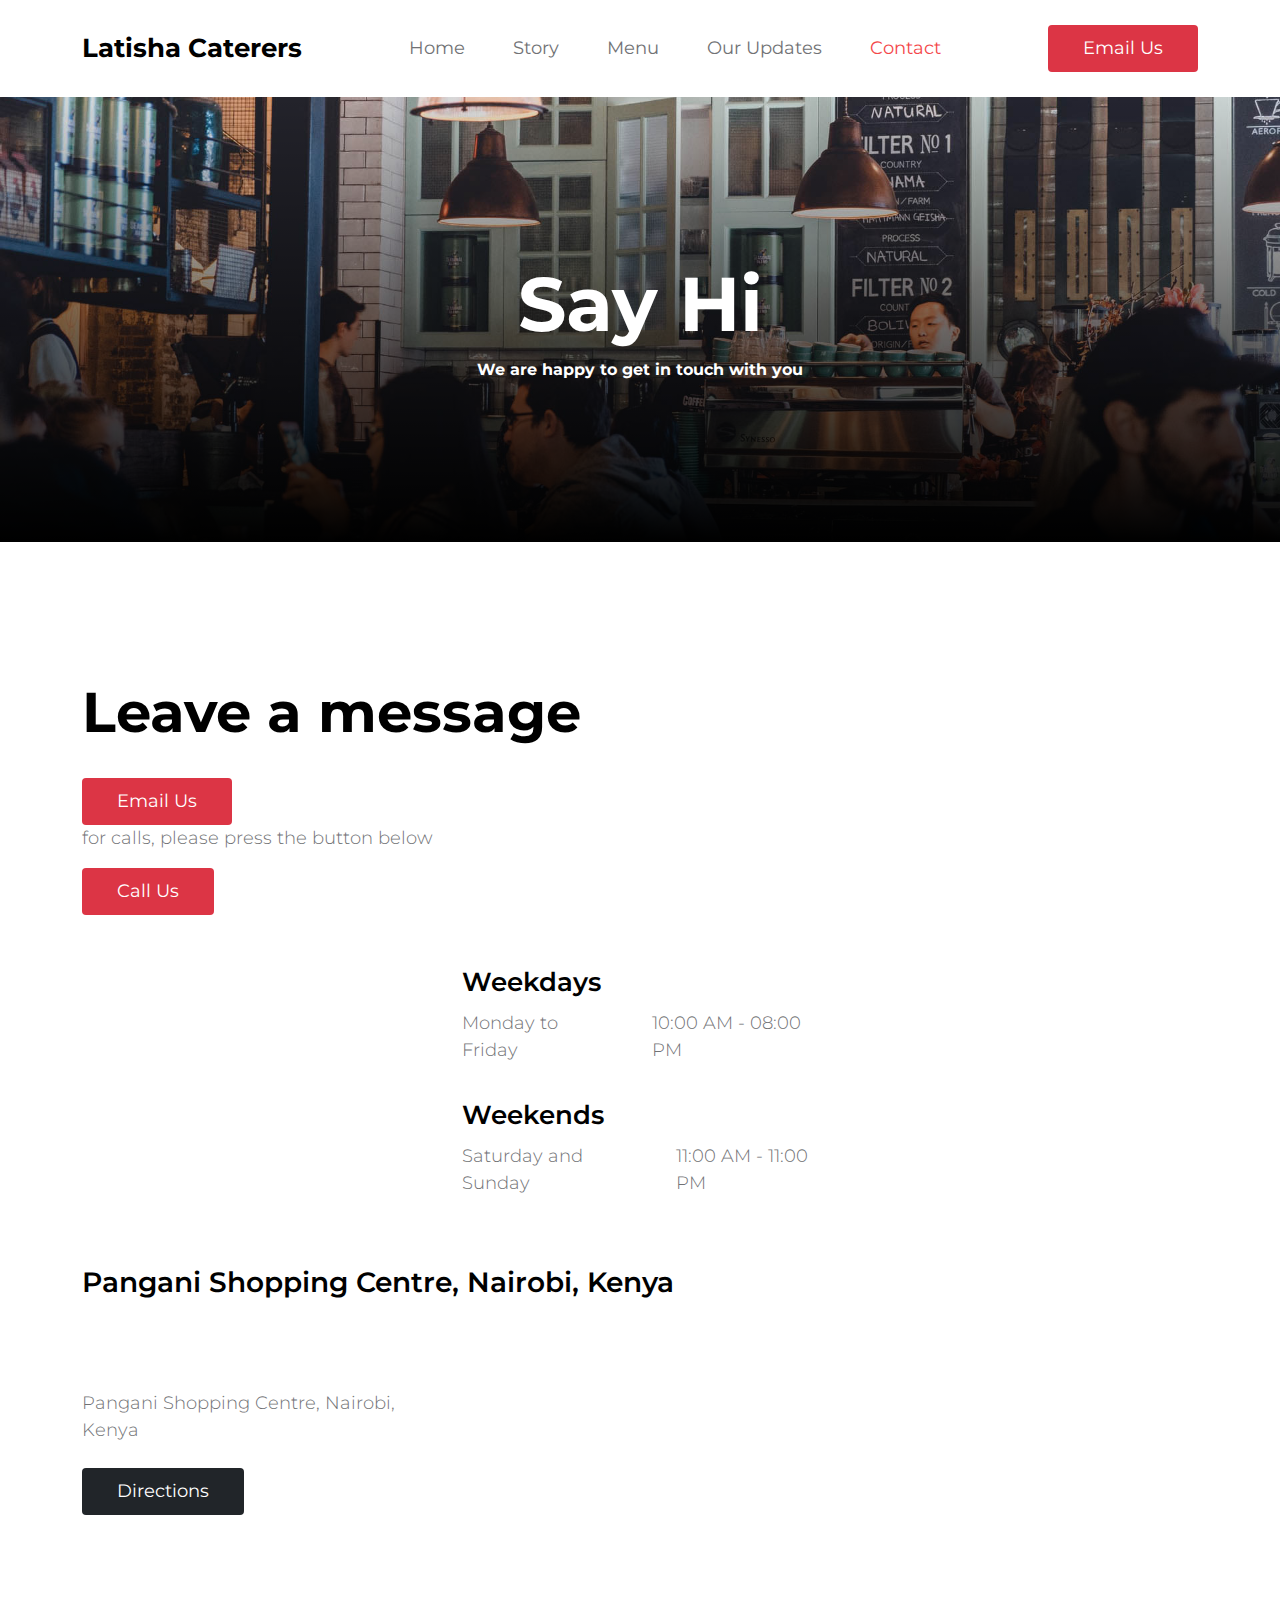
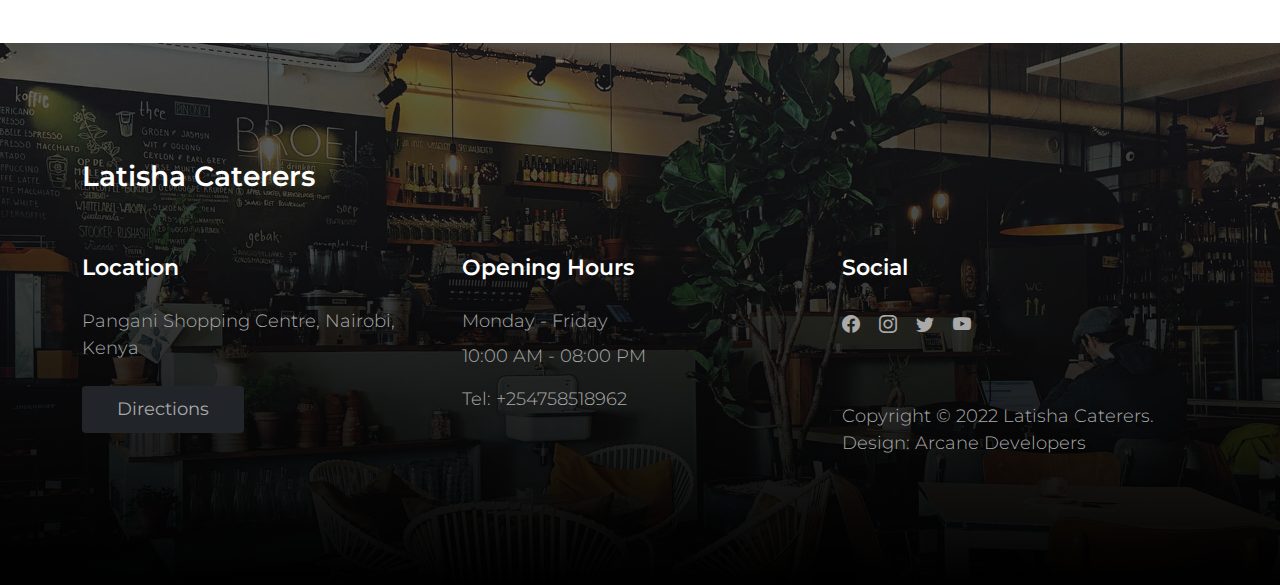
<file: contact.html>
<!doctype html>
<html lang="en">
    <head>
        <meta charset="utf-8">
        <meta name="viewport" content="width=device-width, initial-scale=1">

        <meta name="description" content="">
        <meta name="author" content="">

        <title>Latisha Caterers - Contact Page</title>

        <!-- CSS FILES -->        
        <link rel="preconnect" href="https://fonts.googleapis.com">
        
        <link rel="preconnect" href="https://fonts.gstatic.com" crossorigin>
        
        <link href="https://fonts.googleapis.com/css2?family=Montserrat:wght@300;400;600;700&display=swap" rel="stylesheet">                
        <link href="css/bootstrap.min.css" rel="stylesheet">

        <link href="css/bootstrap-icons.css" rel="stylesheet">

        <link href="css/tooplate-crispy-kitchen.css" rel="stylesheet">

    </head>
    
    <body>
        
        <nav class="navbar navbar-expand-lg bg-white shadow-lg">
            <div class="container">
                <button class="navbar-toggler" type="button" data-bs-toggle="collapse" data-bs-target="#navbarNav" aria-controls="navbarNav" aria-expanded="false" aria-label="Toggle navigation">
                    <span class="navbar-toggler-icon"></span>
                </button>
                
                <a class="navbar-brand" href="index.html">
                    Latisha Caterers
                </a>

                <div class="d-lg-none">
                    <button type="button" class="custom-btn btn btn-danger" data-bs-toggle="modal" a href="mailto:latisha.caterers@gmail.com">Email Us</button>
                </div>

                <div class="collapse navbar-collapse" id="navbarNav">
                    <ul class="navbar-nav mx-auto">
                        <li class="nav-item">
                            <a class="nav-link" href="index.html">Home</a>
                        </li>

                        <li class="nav-item">
                            <a class="nav-link" href="about.html">Story</a>
                        </li>

                        <li class="nav-item">
                            <a class="nav-link" href="menu.html">Menu</a>
                        </li>

                        <li class="nav-item">
                            <a class="nav-link" href="news.html">Our Updates</a>
                        </li>

                        <li class="nav-item">
                            <a class="nav-link active" href="contact.html">Contact</a>
                        </li>
                    </ul>
                </div>

                <div class="d-none d-lg-block">
                    <button type="button" class="custom-btn btn btn-danger" data-bs-toggle="modal" a href="mailto:latisha.caterers@gmail.com">Email Us</button>
                </div>

            </div>
        </nav>

        <main>

            <header class="site-header site-contact-header">
                <div class="container">
                    <div class="row">

                        <div class="col-lg-10 col-12 mx-auto">
                            <h1 class="text-white">Say Hi</h1>

                            <strong class="text-white">We are happy to get in touch with you</strong>
                        </div>

                    </div>
                </div>
                
                <div class="overlay"></div>
            </header>

            <section class="contact section-padding">
                <div class="container">
                    <div class="row">

                        <div class="col-12">
                            <h2 class="mb-4">Leave a message</h2>
                        </div>
                        <div class="d-none d-lg-block">
                            <button type="button" class="custom-btn btn btn-danger" data-bs-toggle="modal" a href="mailto:latisha.caterers@gmail.com">Email Us</button>
                        </div>
                        <div>
                            <p>for calls, please press the button below</p>
                        </div>
                        <div class="d-none d-lg-block">
                            <button type="button" class="custom-btn btn btn-danger" data-bs-toggle="modal" a href="tel: 254758518962">Call Us</button>
                        </div>

                        

                        <div class="col-lg-4 col-12 mx-auto mt-lg-5 mt-4">

                            <h5>Weekdays</h5>

                            <div class="d-flex mb-lg-3">
                                <p>Monday to Friday</p>

                                <p class="ms-5">10:00 AM - 08:00 PM</p>
                            </div>

                            <h5>Weekends</h5>

                            <div class="d-flex">
                                <p>Saturday and Sunday</p>

                                <p class="ms-5">11:00 AM - 11:00 PM</p>
                            </div>
                        </div>

                        <div class="col-12">
                            <h4 class="mt-5 mb-4">Pangani Shopping Centre, Nairobi, Kenya</h4>

                            <div class="col-lg-4 col-md-7 col-xs-12 tooplate-mt30">
                                <h6 class="text-white mb-lg-4 mb-3">Location</h6>
        
                                <p>Pangani Shopping Centre, Nairobi, Kenya</p>
        
                                <a href="https://www.google.com/maps/place/Pangani+Shopping+Center/@-1.2666582,36.8345605,17z/data=!3m1!4b1!4m5!3m4!1s0x182f16c3688078d5:0x10d5a6049e7f9859!8m2!3d-1.2666636!4d36.8367492" class="custom-btn btn btn-dark mt-2">Directions</a>
                            </div>
                        </div>

                    </div>
                </div>
            </section>

        </main>

        <footer class="site-footer section-padding">
            
            <div class="container">
                
                <div class="row">

                    <div class="col-12">
                        <h4 class="text-white mb-4 me-5">Latisha Caterers</h4>
                    </div>

                    <div class="col-lg-4 col-md-7 col-xs-12 tooplate-mt30">
                        <h6 class="text-white mb-lg-4 mb-3">Location</h6>

                        <p>Pangani Shopping Centre, Nairobi, Kenya</p>

                        <a href="https://www.google.com/maps/place/Pangani+Shopping+Center/@-1.2666582,36.8345605,17z/data=!3m1!4b1!4m5!3m4!1s0x182f16c3688078d5:0x10d5a6049e7f9859!8m2!3d-1.2666636!4d36.8367492" class="custom-btn btn btn-dark mt-2">Directions</a>
                    </div>

                    <div class="col-lg-4 col-md-5 col-xs-12 tooplate-mt30">
                        <h6 class="text-white mb-lg-4 mb-3">Opening Hours</h6>

                        <p class="mb-2">Monday - Friday</p>

                        <p>10:00 AM - 08:00 PM</p>

                        <p>Tel: <a href="tel: 254758518962" class="tel-link">+254758518962</a></p>
                    </div>

                    <div class="col-lg-4 col-md-6 col-xs-12 tooplate-mt30">
                        <h6 class="text-white mb-lg-4 mb-3">Social</h6>

                        <ul class="social-icon">
                            <li><a href="#" class="social-icon-link bi-facebook"></a></li>

                            <li><a href="#" class="social-icon-link bi-instagram"></a></li>

                            <li><a href="#" target="_blank"
                            	 class="social-icon-link bi-twitter"></a></li>

                            <li><a href="#" class="social-icon-link bi-youtube"></a></li>
                        </ul>
                    
                        <p class="copyright-text tooplate-mt60">Copyright © 2022 Latisha Caterers.
                        <br>Design: <a rel="nofollow" href="https://arcanedevelopers.github.io/" target="_blank">Arcane Developers</a></p>
                        
                    </div>

                </div><!-- row ending -->
                
             </div><!-- container ending -->
             
        </footer>

        <!-- Modal -->
        <div class="modal fade" id="BookingModal" tabindex="-1" aria-labelledby="BookingModal" aria-hidden="true">
            <div class="modal-dialog modal-dialog-centered modal-xl">
                <div class="modal-content">
                    <div class="modal-header">
                        <h3 class="mb-0">Reserve a table</h3>

                        <button type="button" class="btn-close" data-bs-dismiss="modal" aria-label="Close"></button>
                    </div>

                    <div class="modal-body d-flex flex-column justify-content-center">
                        <div class="booking">
                            
                            <form class="booking-form row" role="form" action="#" method="post">
                                <div class="col-lg-6 col-12">
                                    <label for="name" class="form-label">Full Name</label>

                                    <input type="text" name="name" id="name" class="form-control" placeholder="Your Name" required>
                                </div>

                                <div class="col-lg-6 col-12">
                                    <label for="email" class="form-label">Email Address</label>

                                    <input type="email" name="email" id="email" pattern="[^ @]*@[^ @]*" class="form-control" placeholder="your@email.com" required>
                                </div>

                                <div class="col-lg-6 col-12">
                                    <label for="phone" class="form-label">Phone Number</label>

                                    <input type="telephone" name="phone" id="phone" pattern="[0-9]{3}-[0-9]{3}-[0-9]{4}" class="form-control" placeholder="123-456-7890">
                                </div>

                                <div class="col-lg-6 col-12">
                                    <label for="people" class="form-label">Number of persons</label>

                                    <input type="text" name="people" id="people" class="form-control" placeholder="12 persons">
                                </div>

                                <div class="col-lg-6 col-12">
                                    <label for="date" class="form-label">Date</label>

                                    <input type="date" name="date" id="date" value="" class="form-control">
                                </div>

                                <div class="col-lg-6 col-12">
                                    <label for="time" class="form-label">Time</label>

                                    <select class="form-select form-control" name="time" id="time">
                                      <option value="5" selected>5:00 PM</option>
                                      <option value="6">6:00 PM</option>
                                      <option value="7">7:00 PM</option>
                                      <option value="8">8:00 PM</option>
                                      <option value="9">9:00 PM</option>
                                    </select>
                                </div>

                                <div class="col-12">
                                    <label for="message" class="form-label">Special Request</label>

                                    <textarea class="form-control" rows="4" id="message" name="message" placeholder=""></textarea>
                                </div>

                                <div class="col-lg-4 col-12 ms-auto">
                                    <button type="submit" class="form-control">Submit Request</button>
                                </div>
                            </form>
                        </div>
                    </div>

                    <div class="modal-footer"></div>
                    
                </div>
                
            </div>
        </div>

        <!-- JAVASCRIPT FILES -->
        <script src="js/jquery.min.js"></script>
        <script src="js/bootstrap.bundle.min.js"></script>
        <script src="js/custom.js"></script>

    </body>
</html>
</file>
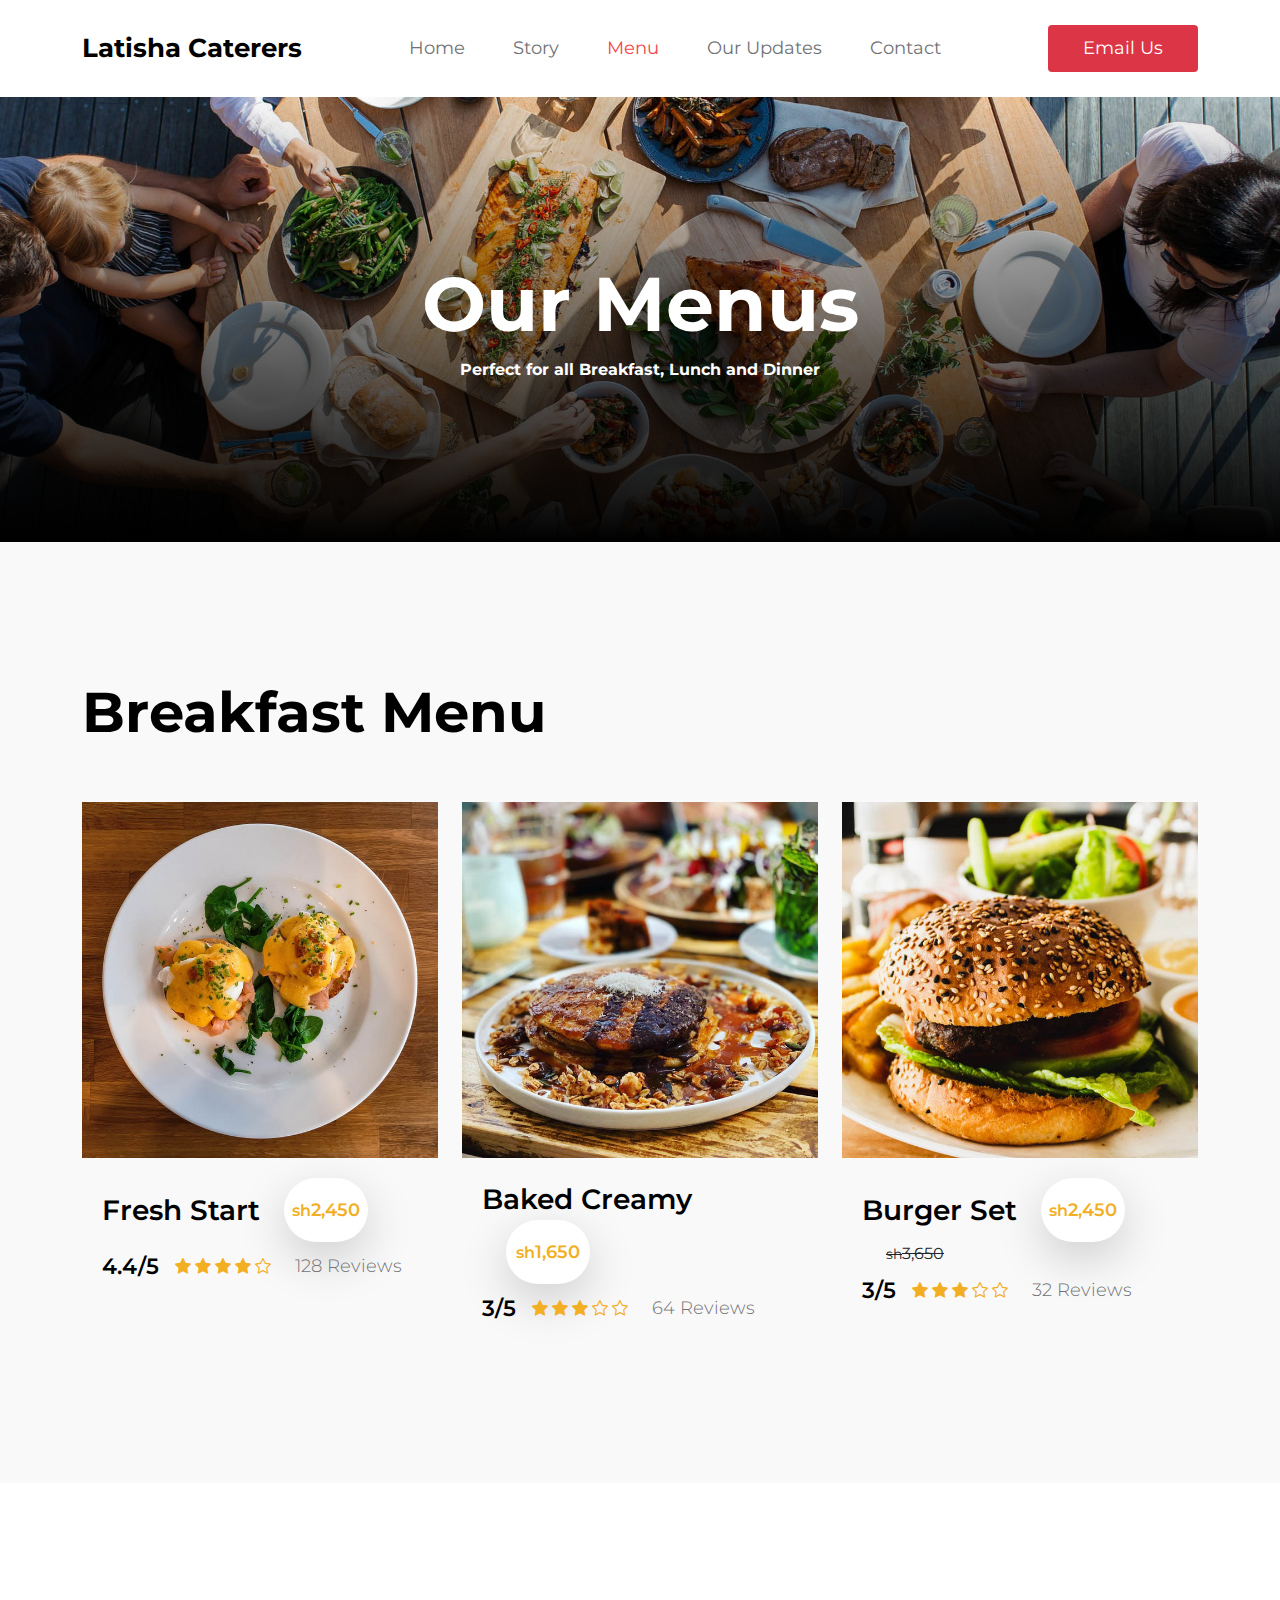
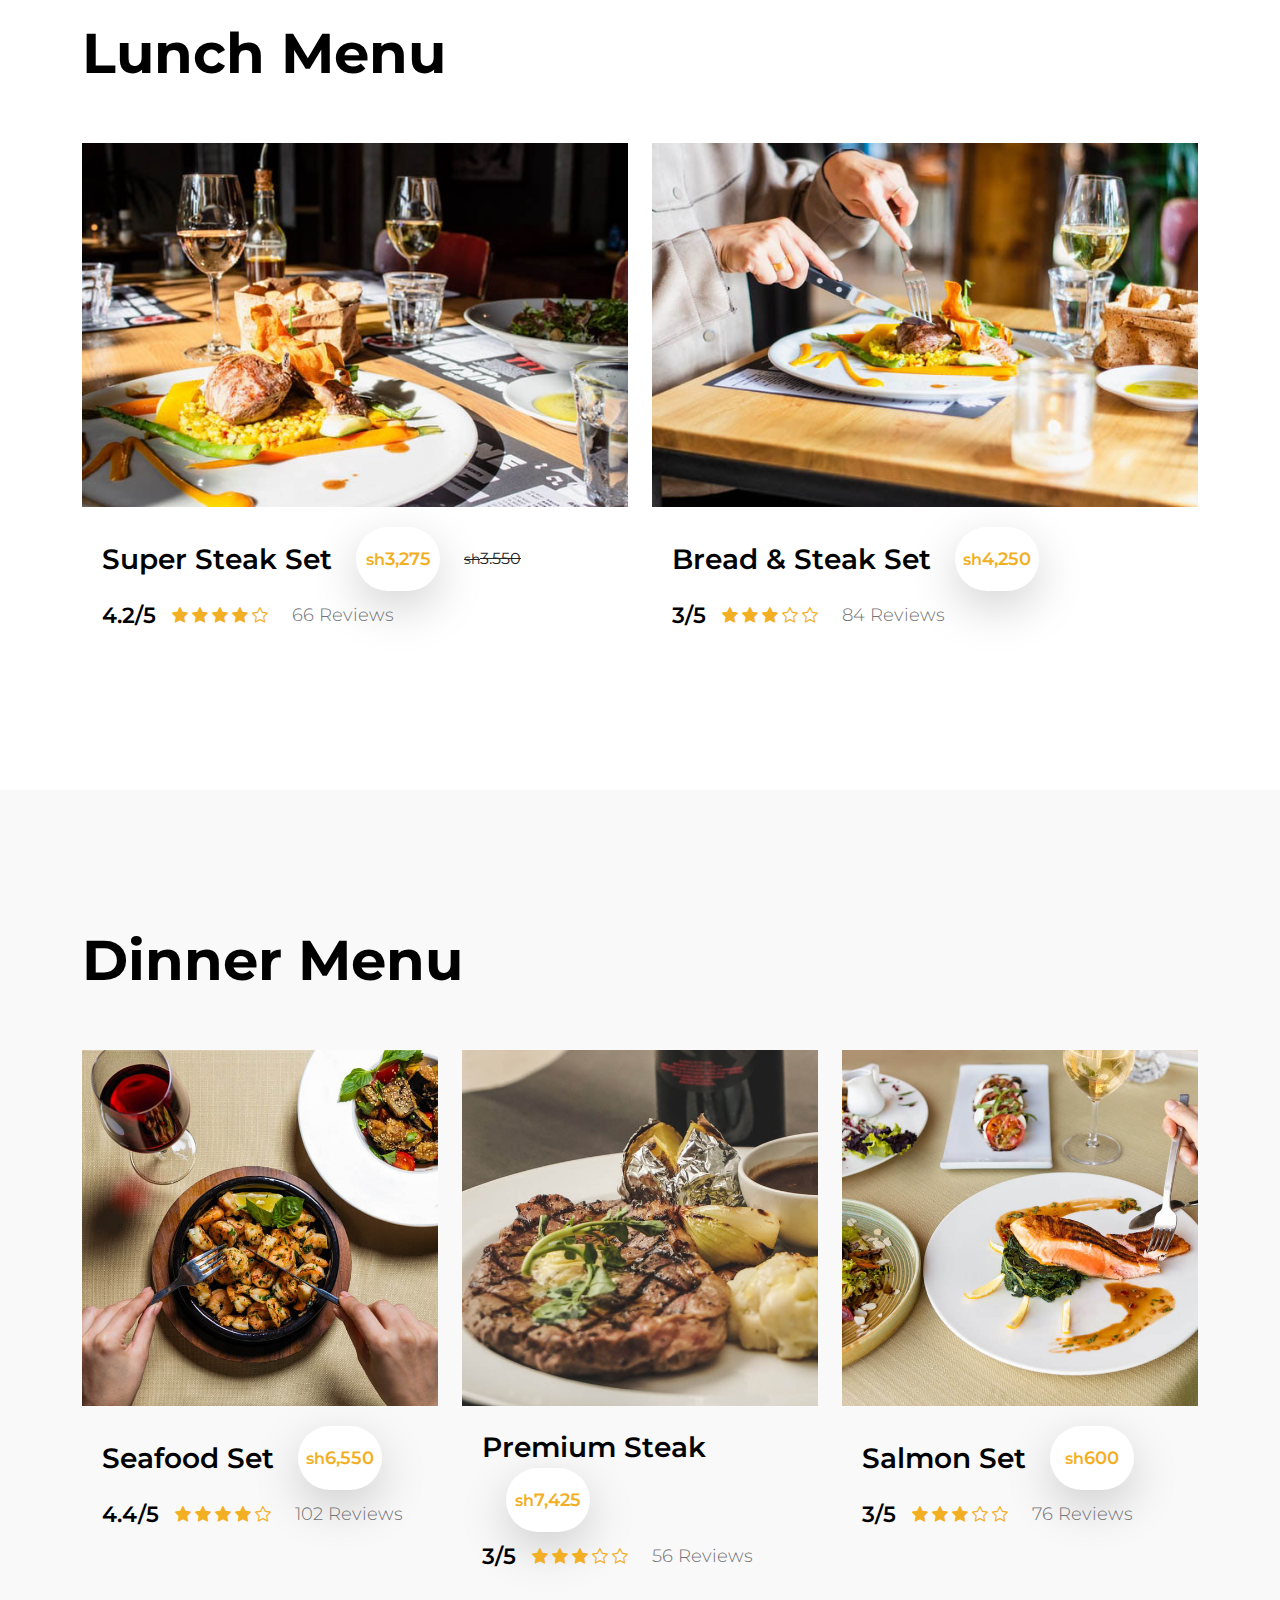
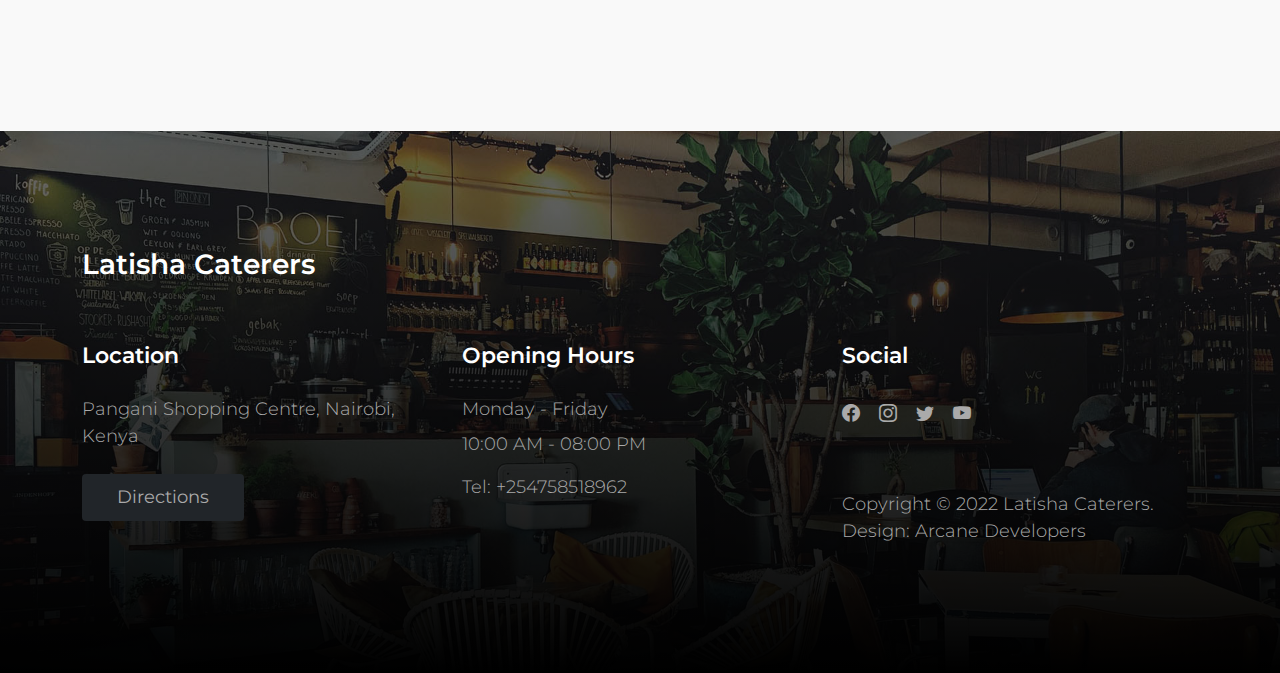
<file: menu.html>
<!doctype html>
<html lang="en">
    <head>
        <meta charset="utf-8">
        <meta name="viewport" content="width=device-width, initial-scale=1">

        <meta name="description" content="">
        <meta name="author" content="">

        <title>Latisha Caterers Menu</title>

        <!-- CSS FILES -->      
        <link rel="preconnect" href="https://fonts.googleapis.com">
        
        <link rel="preconnect" href="https://fonts.gstatic.com" crossorigin>
        
        <link href="https://fonts.googleapis.com/css2?family=Montserrat:wght@300;400;600;700&display=swap" rel="stylesheet">                  
        <link href="css/bootstrap.min.css" rel="stylesheet">

        <link href="css/bootstrap-icons.css" rel="stylesheet">

        <link href="css/tooplate-crispy-kitchen.css" rel="stylesheet">
        

    </head>
    
    <body>
        
        <nav class="navbar navbar-expand-lg bg-white shadow-lg">
            <div class="container">
                <button class="navbar-toggler" type="button" data-bs-toggle="collapse" data-bs-target="#navbarNav" aria-controls="navbarNav" aria-expanded="false" aria-label="Toggle navigation">
                    <span class="navbar-toggler-icon"></span>
                </button>
                
                <a class="navbar-brand" href="index.html">
                    Latisha Caterers
                </a>

                <div class="d-lg-none">
                    <button type="button" class="custom-btn btn btn-danger" data-bs-toggle="modal" a href="mailto:latisha.caterers@gmail.com">Email Us</button>
                </div>

                <div class="collapse navbar-collapse" id="navbarNav">
                    <ul class="navbar-nav mx-auto">
                        <li class="nav-item">
                            <a class="nav-link" href="index.html">Home</a>
                        </li>

                        <li class="nav-item">
                            <a class="nav-link" href="about.html">Story</a>
                        </li>

                        <li class="nav-item">
                            <a class="nav-link active" href="menu.html">Menu</a>
                        </li>

                        <li class="nav-item">
                            <a class="nav-link" href="news.html">Our Updates</a>
                        </li>

                        <li class="nav-item">
                            <a class="nav-link" href="contact.html">Contact</a>
                        </li>
                    </ul>
                </div>

                <div class="d-none d-lg-block">
                    <button type="button" class="custom-btn btn btn-danger" data-bs-toggle="modal" a href="mailto:latisha.caterers@gmail.com">Email Us</button>
                </div>

            </div>
        </nav>

        <main>

            <header class="site-header site-menu-header">
                <div class="container">
                    <div class="row">

                        <div class="col-lg-10 col-12 mx-auto">
                            <h1 class="text-white">Our Menus</h1>

                            <strong class="text-white">Perfect for all Breakfast, Lunch and Dinner</strong>
                        </div>

                    </div>
                </div>

                <div class="overlay"></div>
            </header>

            <section class="menu section-padding">
                <div class="container">
                    <div class="row">

                        <div class="col-12">
                            <h2 class="mb-lg-5 mb-4">Breakfast Menu</h2>
                        </div>

                        <div class="col-lg-4 col-md-6 col-12">
                            <div class="menu-thumb">
                                <img src="images/breakfast/brett-jordan-8xt8-HIFqc8-unsplash.jpg" class="img-fluid menu-image" alt="">

                                <div class="menu-info d-flex flex-wrap align-items-center">
                                    <h4 class="mb-0">Fresh Start</h4>

                                    <span class="price-tag bg-white shadow-lg ms-4"><small>sh</small>2,450</span>

                                    <div class="d-flex flex-wrap align-items-center w-100 mt-2">
                                        <h6 class="reviews-text mb-0 me-3">4.4/5</h6>

                                        <div class="reviews-stars">
                                            <i class="bi-star-fill reviews-icon"></i>
                                            <i class="bi-star-fill reviews-icon"></i>
                                            <i class="bi-star-fill reviews-icon"></i>
                                            <i class="bi-star-fill reviews-icon"></i>
                                            <i class="bi-star reviews-icon"></i>
                                        </div>

                                        <p class="reviews-text mb-0 ms-4">128 Reviews</p>
                                    </div>
                                </div>
                            </div>
                        </div>

                        <div class="col-lg-4 col-md-6 col-12">
                            <div class="menu-thumb">
                                <img src="images/breakfast/lucas-swennen-1W_MyJSRLuQ-unsplash.jpg" class="img-fluid menu-image" alt="">

                                <div class="menu-info d-flex flex-wrap align-items-center">
                                    <h4 class="mb-0">Baked Creamy</h4>

                                    <span class="price-tag bg-white shadow-lg ms-4"><small>sh</small>1,650</span>

                                    <div class="d-flex flex-wrap align-items-center w-100 mt-2">
                                        <h6 class="reviews-text mb-0 me-3">3/5</h6>

                                        <div class="reviews-stars">
                                            <i class="bi-star-fill reviews-icon"></i>
                                            <i class="bi-star-fill reviews-icon"></i>
                                            <i class="bi-star-fill reviews-icon"></i>
                                            <i class="bi-star reviews-icon"></i>
                                            <i class="bi-star reviews-icon"></i>
                                        </div>

                                        <p class="reviews-text mb-0 ms-4">64 Reviews</p>
                                    </div>
                                </div>
                            </div>
                        </div>

                        <div class="col-lg-4 col-md-6 col-12">
                            <div class="menu-thumb">
                                <img src="images/breakfast/louis-hansel-dphM2U1xq0U-unsplash.jpg" class="img-fluid menu-image" alt="">

                                <div class="menu-info d-flex flex-wrap align-items-center">
                                    <h4 class="mb-0">Burger Set</h4>

                                    <span class="price-tag bg-white shadow-lg ms-4"><small>sh</small>2,450</span>

                                    <del class="ms-4"><small>sh</small>3,650</del>

                                    <div class="d-flex flex-wrap align-items-center w-100 mt-2">
                                        <h6 class="reviews-text mb-0 me-3">3/5</h6>

                                        <div class="reviews-stars">
                                            <i class="bi-star-fill reviews-icon"></i>
                                            <i class="bi-star-fill reviews-icon"></i>
                                            <i class="bi-star-fill reviews-icon"></i>
                                            <i class="bi-star reviews-icon"></i>
                                            <i class="bi-star reviews-icon"></i>
                                        </div>

                                        <p class="reviews-text mb-0 ms-4">32 Reviews</p>
                                    </div>
                                </div>
                            </div>
                        </div>

                    </div>
                </div>
            </section>

            <section class="menu section-padding bg-white">
                <div class="container">
                    <div class="row">

                        <div class="col-12">
                            <h2 class="mb-lg-5 mb-4">Lunch Menu</h2>
                        </div>

                        <div class="col-lg-6 col-12">
                            <div class="menu-thumb">
                                <img src="images/lunch/louis-hansel-cH5IPjaAYyo-unsplash.jpg" class="img-fluid menu-image" alt="">

                                <div class="menu-info d-flex flex-wrap align-items-center">
                                    <h4 class="mb-0">Super Steak Set</h4>

                                    <span class="price-tag bg-white shadow-lg ms-4"><small>sh</small>3,275</span>

                                    <del class="ms-4"><small>sh</small>3.550</del>

                                    <div class="d-flex flex-wrap align-items-center w-100 mt-2">
                                        <h6 class="reviews-text mb-0 me-3">4.2/5</h6>

                                        <div class="reviews-stars">
                                            <i class="bi-star-fill reviews-icon"></i>
                                            <i class="bi-star-fill reviews-icon"></i>
                                            <i class="bi-star-fill reviews-icon"></i>
                                            <i class="bi-star-fill reviews-icon"></i>
                                            <i class="bi-star reviews-icon"></i>
                                        </div>

                                        <p class="reviews-text mb-0 ms-4">66 Reviews</p>
                                    </div>
                                </div>
                            </div>
                        </div>

                        <div class="col-lg-6 col-12">
                            <div class="menu-thumb">
                                <img src="images/lunch/louis-hansel-rheOvfxOlOA-unsplash.jpg" class="img-fluid menu-image" alt="">

                                <div class="menu-info d-flex flex-wrap align-items-center">
                                    <h4 class="mb-0">Bread &amp; Steak Set</h4>

                                    <span class="price-tag bg-white shadow-lg ms-4"><small>sh</small>4,250</span>

                                    <div class="d-flex flex-wrap align-items-center w-100 mt-2">
                                        <h6 class="reviews-text mb-0 me-3">3/5</h6>

                                        <div class="reviews-stars">
                                            <i class="bi-star-fill reviews-icon"></i>
                                            <i class="bi-star-fill reviews-icon"></i>
                                            <i class="bi-star-fill reviews-icon"></i>
                                            <i class="bi-star reviews-icon"></i>
                                            <i class="bi-star reviews-icon"></i>
                                        </div>

                                        <p class="reviews-text mb-0 ms-4">84 Reviews</p>
                                    </div>
                                </div>
                            </div>
                        </div>

                    </div>
                </div>
            </section>

            <section class="menu section-padding">
                <div class="container">
                    <div class="row">

                        <div class="col-12">
                            <h2 class="mb-lg-5 mb-4">Dinner Menu</h2>
                        </div>

                        <div class="col-lg-4 col-md-6 col-12">
                            <div class="menu-thumb">
                                <img src="images/dinner/farhad-ibrahimzade-ZipYER3NLhY-unsplash.jpg" class="img-fluid menu-image" alt="">

                                <div class="menu-info d-flex flex-wrap align-items-center">
                                    <h4 class="mb-0">Seafood Set</h4>

                                    <span class="price-tag bg-white shadow-lg ms-4"><small>sh</small>6,550</span>

                                    <div class="d-flex flex-wrap align-items-center w-100 mt-2">
                                        <h6 class="reviews-text mb-0 me-3">4.4/5</h6>

                                        <div class="reviews-stars">
                                            <i class="bi-star-fill reviews-icon"></i>
                                            <i class="bi-star-fill reviews-icon"></i>
                                            <i class="bi-star-fill reviews-icon"></i>
                                            <i class="bi-star-fill reviews-icon"></i>
                                            <i class="bi-star reviews-icon"></i>
                                        </div>

                                        <p class="reviews-text mb-0 ms-4">102 Reviews</p>
                                    </div>
                                </div>
                            </div>
                        </div>

                        <div class="col-lg-4 col-md-6 col-12">
                            <div class="menu-thumb">
                                <img src="images/dinner/keriliwi-c3mFafsFz2w-unsplash.jpg" class="img-fluid menu-image" alt="">

                                <div class="menu-info d-flex flex-wrap align-items-center">
                                    <h4 class="mb-0">Premium Steak</h4>

                                    <span class="price-tag bg-white shadow-lg ms-4"><small>sh</small>7,425</span>

                                    <div class="d-flex flex-wrap align-items-center w-100 mt-2">
                                        <h6 class="reviews-text mb-0 me-3">3/5</h6>

                                        <div class="reviews-stars">
                                            <i class="bi-star-fill reviews-icon"></i>
                                            <i class="bi-star-fill reviews-icon"></i>
                                            <i class="bi-star-fill reviews-icon"></i>
                                            <i class="bi-star reviews-icon"></i>
                                            <i class="bi-star reviews-icon"></i>
                                        </div>

                                        <p class="reviews-text mb-0 ms-4">56 Reviews</p>
                                    </div>
                                </div>
                            </div>
                        </div>

                        <div class="col-lg-4 col-md-6 col-12">
                            <div class="menu-thumb">
                                <img src="images/dinner/farhad-ibrahimzade-isHUj3N0194-unsplash.jpg" class="img-fluid menu-image" alt="">

                                <div class="menu-info d-flex flex-wrap align-items-center">
                                    <h4 class="mb-0">Salmon Set</h4>

                                    <span class="price-tag bg-white shadow-lg ms-4"><small>sh</small>600</span>

                                    <div class="d-flex flex-wrap align-items-center w-100 mt-2">
                                        <h6 class="reviews-text mb-0 me-3">3/5</h6>

                                        <div class="reviews-stars">
                                            <i class="bi-star-fill reviews-icon"></i>
                                            <i class="bi-star-fill reviews-icon"></i>
                                            <i class="bi-star-fill reviews-icon"></i>
                                            <i class="bi-star reviews-icon"></i>
                                            <i class="bi-star reviews-icon"></i>
                                        </div>

                                        <p class="reviews-text mb-0 ms-4">76 Reviews</p>
                                    </div>
                                </div>
                            </div>
                        </div>

                    </div>
                </div>
            </section>

        </main>

        <footer class="site-footer section-padding">
            
            <div class="container">
                
                <div class="row">

                    <div class="col-12">
                        <h4 class="text-white mb-4 me-5">Latisha Caterers</h4>
                    </div>

                    <div class="col-lg-4 col-md-7 col-xs-12 tooplate-mt30">
                        <h6 class="text-white mb-lg-4 mb-3">Location</h6>

                        <p>Pangani Shopping Centre, Nairobi, Kenya</p>

                        <a href="https://www.google.com/maps/place/Pangani+Shopping+Center/@-1.2666582,36.8345605,17z/data=!3m1!4b1!4m5!3m4!1s0x182f16c3688078d5:0x10d5a6049e7f9859!8m2!3d-1.2666636!4d36.8367492" class="custom-btn btn btn-dark mt-2">Directions</a>
                    </div>

                    <div class="col-lg-4 col-md-5 col-xs-12 tooplate-mt30">
                        <h6 class="text-white mb-lg-4 mb-3">Opening Hours</h6>

                        <p class="mb-2">Monday - Friday</p>

                        <p>10:00 AM - 08:00 PM</p>

                        <p>Tel: <a href="tel: 254758518962" class="tel-link">+254758518962</a></p>
                    </div>

                    <div class="col-lg-4 col-md-6 col-xs-12 tooplate-mt30">
                        <h6 class="text-white mb-lg-4 mb-3">Social</h6>

                        <ul class="social-icon">
                            <li><a href="#" class="social-icon-link bi-facebook"></a></li>

                            <li><a href="#" class="social-icon-link bi-instagram"></a></li>

                            <li><a href="#" target="_blank"
                            	 class="social-icon-link bi-twitter"></a></li>

                            <li><a href="#" class="social-icon-link bi-youtube"></a></li>
                        </ul>
                    
                        <p class="copyright-text tooplate-mt60">Copyright © 2022 Latisha Caterers.
                        <br>Design: <a rel="nofollow" href="https://arcanedevelopers.github.io/" target="_blank">Arcane Developers</a></p>
                        
                    </div>

                </div><!-- row ending -->
                
             </div><!-- container ending -->
             
        </footer>

        <!-- Modal -->
        <div class="modal fade" id="BookingModal" tabindex="-1" aria-labelledby="BookingModal" aria-hidden="true">
            <div class="modal-dialog modal-dialog-centered modal-xl">
                <div class="modal-content">
                    <div class="modal-header">
                        <h3 class="mb-0">Reserve a table</h3>

                        <button type="button" class="btn-close" data-bs-dismiss="modal" aria-label="Close"></button>
                    </div>

                    <div class="modal-body d-flex flex-column justify-content-center">
                        <div class="booking">
                            
                            <form class="booking-form row" role="form" action="#" method="post">
                                <div class="col-lg-6 col-12">
                                    <label for="name" class="form-label">Full Name</label>

                                    <input type="text" name="name" id="name" class="form-control" placeholder="Your Name" required>
                                </div>

                                <div class="col-lg-6 col-12">
                                    <label for="email" class="form-label">Email Address</label>

                                    <input type="email" name="email" id="email" pattern="[^ @]*@[^ @]*" class="form-control" placeholder="your@email.com" required>
                                </div>

                                <div class="col-lg-6 col-12">
                                    <label for="phone" class="form-label">Phone Number</label>

                                    <input type="telephone" name="phone" id="phone" pattern="[0-9]{3}-[0-9]{3}-[0-9]{4}" class="form-control" placeholder="123-456-7890">
                                </div>

                                <div class="col-lg-6 col-12">
                                    <label for="people" class="form-label">Number of persons</label>

                                    <input type="text" name="people" id="people" class="form-control" placeholder="12 persons">
                                </div>

                                <div class="col-lg-6 col-12">
                                    <label for="date" class="form-label">Date</label>

                                    <input type="date" name="date" id="date" value="" class="form-control">
                                </div>

                                <div class="col-lg-6 col-12">
                                    <label for="time" class="form-label">Time</label>

                                    <select class="form-select form-control" name="time" id="time">
                                      <option value="5" selected>5:00 PM</option>
                                      <option value="6">6:00 PM</option>
                                      <option value="7">7:00 PM</option>
                                      <option value="8">8:00 PM</option>
                                      <option value="9">9:00 PM</option>
                                    </select>
                                </div>

                                <div class="col-12">
                                    <label for="message" class="form-label">Special Request</label>

                                    <textarea class="form-control" rows="4" id="message" name="message" placeholder=""></textarea>
                                </div>

                                <div class="col-lg-4 col-12 ms-auto">
                                    <button type="submit" class="form-control">Submit Request</button>
                                </div>
                            </form>
                        </div>
                    </div>

                    <div class="modal-footer"></div>
                    
                </div>
                
            </div>
        </div>

        <!-- JAVASCRIPT FILES -->
        <script src="js/jquery.min.js"></script>
        <script src="js/bootstrap.bundle.min.js"></script>
        <script src="js/custom.js"></script>

    </body>
</html>
</file>
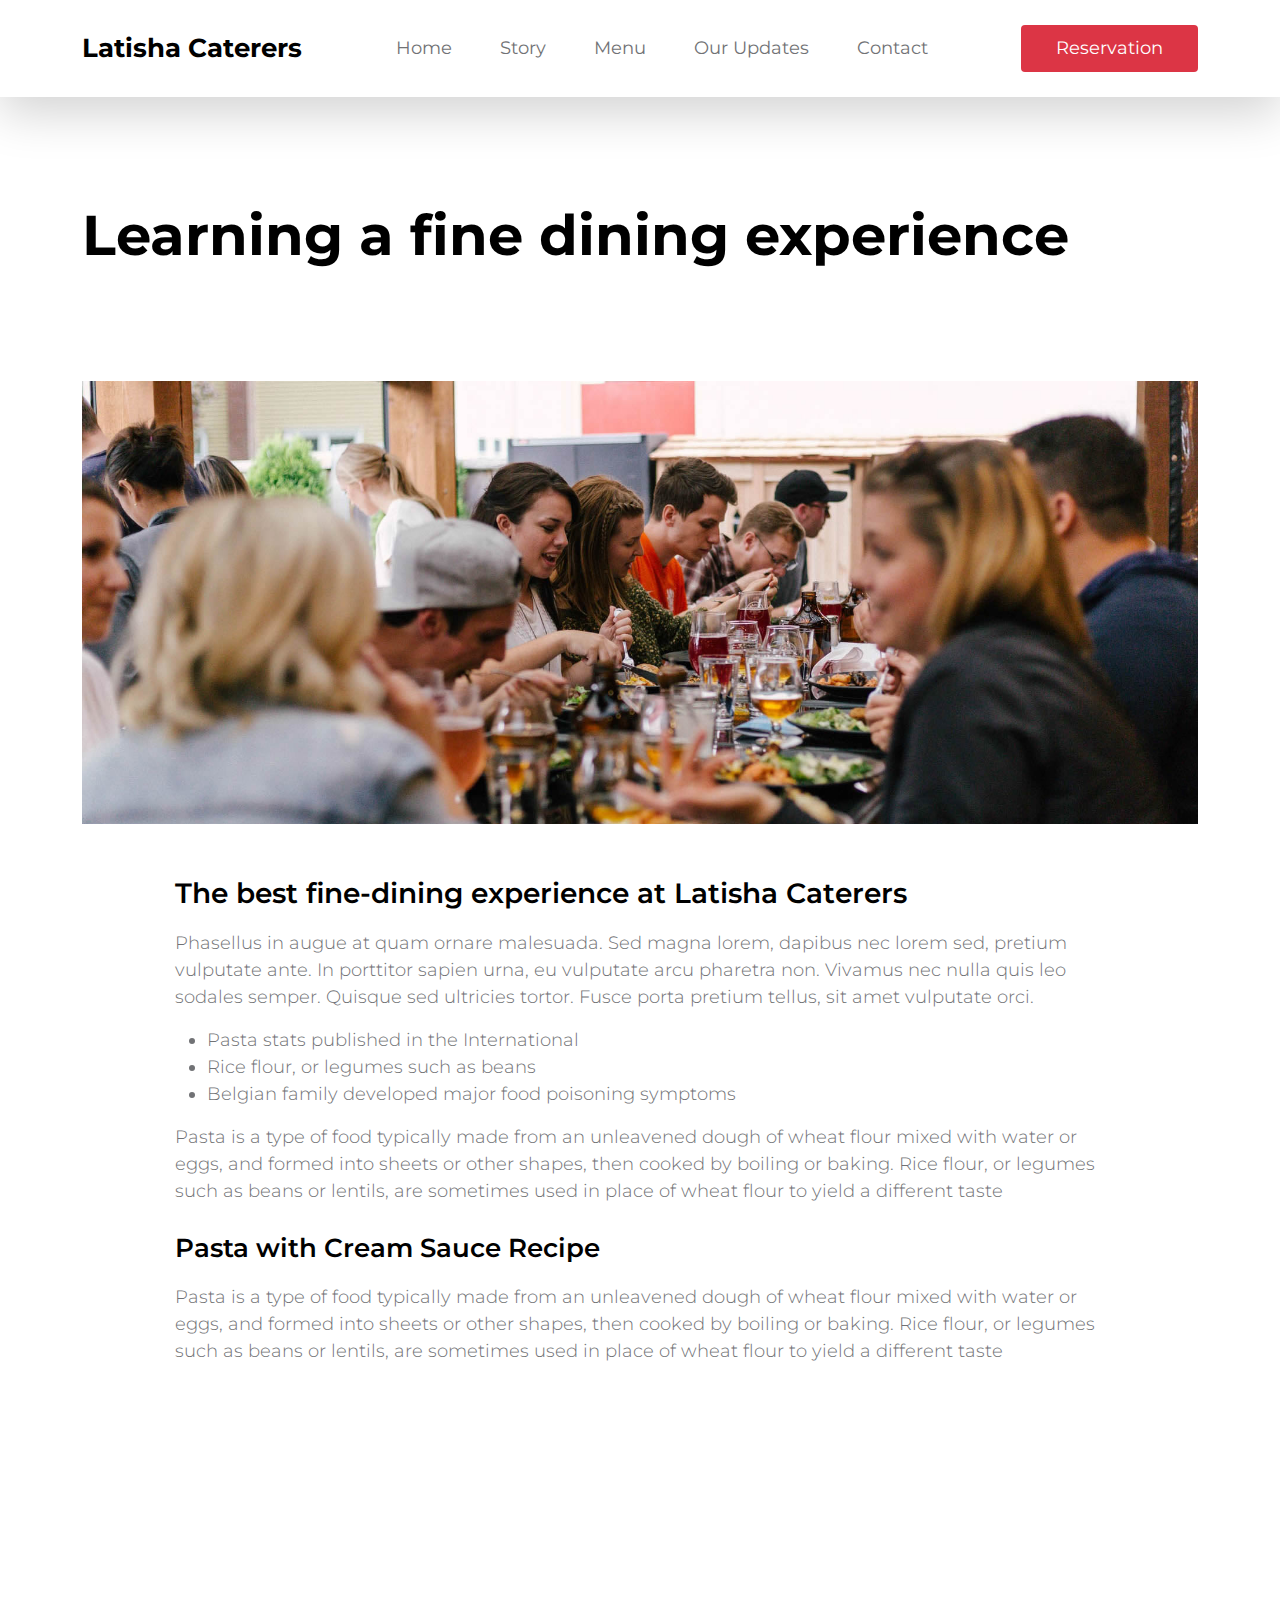
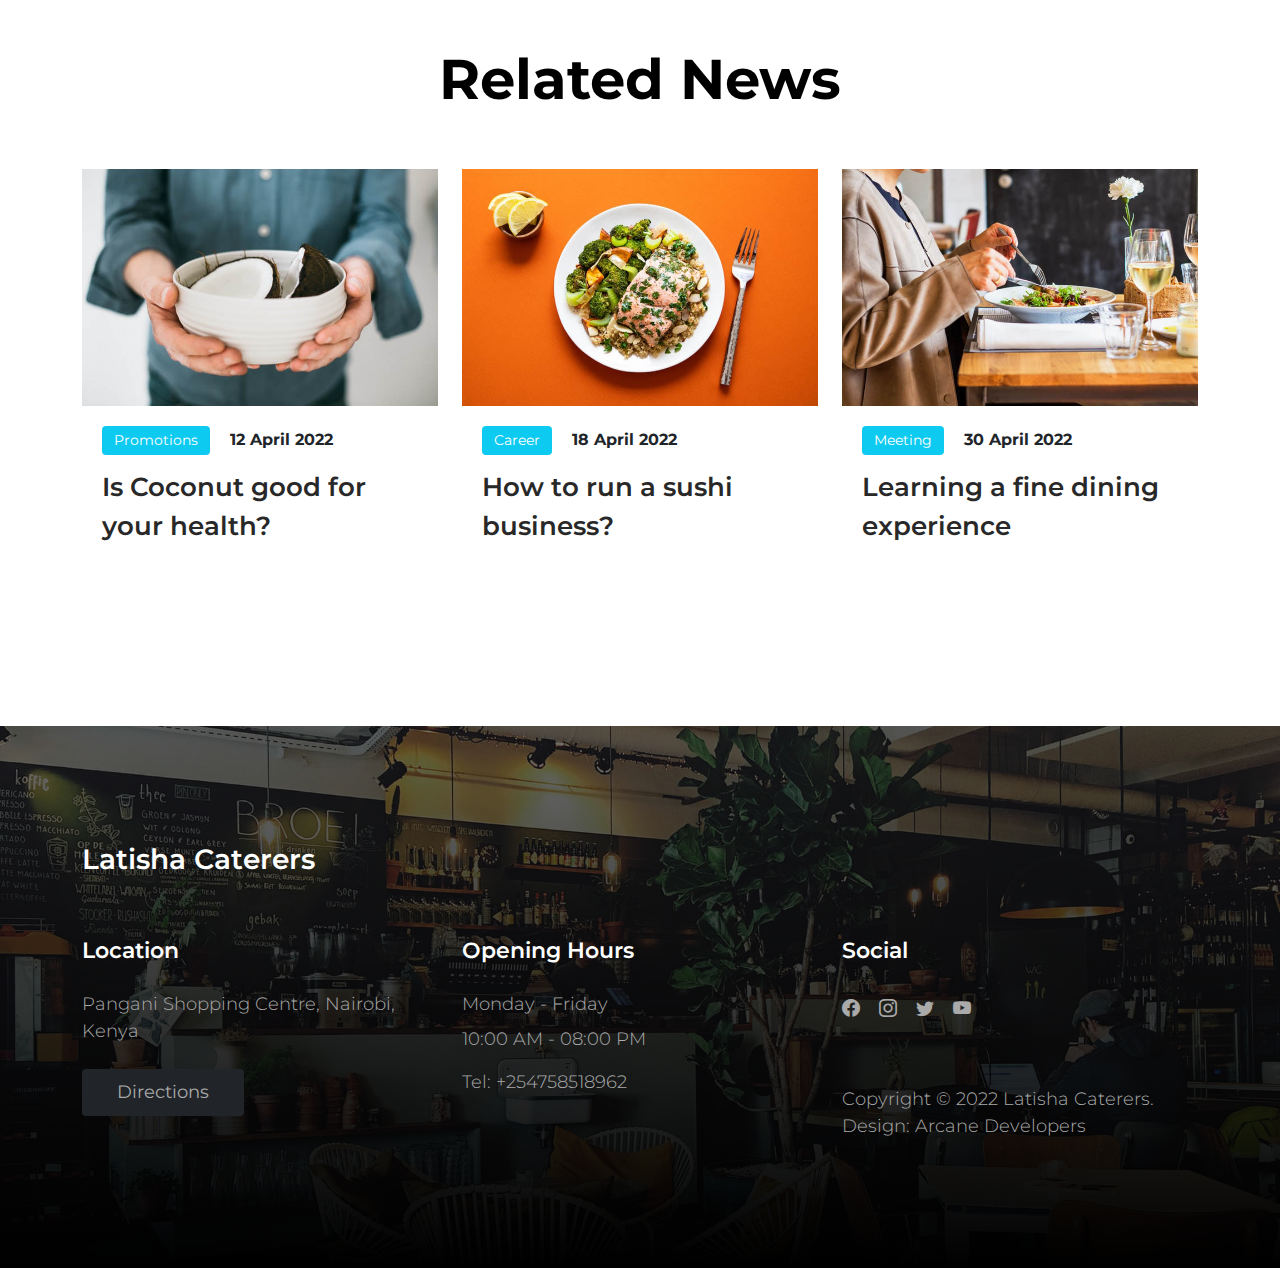
<file: news-detail.html>
<!doctype html>
<html lang="en">
    <head>
        <meta charset="utf-8">
        <meta name="viewport" content="width=device-width, initial-scale=1">

        <meta name="description" content="">
        <meta name="author" content="">

        <title>Latisha Caterers - News Page</title>

        <!-- CSS FILES -->  
        <link rel="preconnect" href="https://fonts.googleapis.com">
        
        <link rel="preconnect" href="https://fonts.gstatic.com" crossorigin>
        
        <link href="https://fonts.googleapis.com/css2?family=Montserrat:wght@300;400;600;700&display=swap" rel="stylesheet">                      
        <link href="css/bootstrap.min.css" rel="stylesheet">

        <link href="css/bootstrap-icons.css" rel="stylesheet">

        <link href="css/tooplate-crispy-kitchen.css" rel="stylesheet">

    </head>
    
    <body>
        
        <nav class="navbar navbar-expand-lg bg-white shadow-lg">
            <div class="container">
                <button class="navbar-toggler" type="button" data-bs-toggle="collapse" data-bs-target="#navbarNav" aria-controls="navbarNav" aria-expanded="false" aria-label="Toggle navigation">
                    <span class="navbar-toggler-icon"></span>
                </button>
                
                <a class="navbar-brand" href="index.html">
                    Latisha Caterers
                </a>

                <div class="d-lg-none">
                    <button type="button" class="custom-btn btn btn-danger" data-bs-toggle="modal" a href="mailto:latisha.caterers@gmail.com">Email Us</button>
                </div>

                <div class="collapse navbar-collapse" id="navbarNav">
                    <ul class="navbar-nav mx-auto">
                        <li class="nav-item">
                            <a class="nav-link" href="index.html">Home</a>
                        </li>

                        <li class="nav-item">
                            <a class="nav-link" href="about.html">Story</a>
                        </li>

                        <li class="nav-item">
                            <a class="nav-link" href="menu.html">Menu</a>
                        </li>

                        <li class="nav-item">
                            <a class="nav-link" href="news.html">Our Updates</a>
                        </li>

                        <li class="nav-item">
                            <a class="nav-link" href="contact.html">Contact</a>
                        </li>
                    </ul>
                </div>

                <div class="d-none d-lg-block">
                    <button type="button" class="custom-btn btn btn-danger" data-bs-toggle="modal" data-bs-target="#BookingModal">Reservation</button>
                </div>

            </div>
        </nav>

        <main>

            <header class="site-header site-news-detail-header">
                <div class="container">
                    <div class="row">

                        <div class="col-12">
                            <h2>Learning a fine dining experience</h2>
                        </div>

                    </div>
                </div>
            </header>

            <section class="news-detail section-padding pt-0">
                <div class="container">
                    <div class="row">

                        <div class="col-lg-12 col-12">
                            <img src="images/news/news-detail-header.jpg" class="img-fluid news-detail-image" alt="fine dining experience">

                            <div class="col-lg-10 col-10 mx-auto mt-5">
                                
                                <h4 class="mb-3">The best fine-dining experience at Latisha Caterers</h4>

                                <p>Phasellus in augue at quam ornare malesuada. Sed magna lorem, dapibus nec lorem sed, pretium vulputate ante. In porttitor sapien urna, eu vulputate arcu pharetra non. Vivamus nec nulla quis leo sodales semper. Quisque sed ultricies tortor. Fusce porta pretium tellus, sit amet vulputate orci.</p>

                                <ul class="list">
                                    <li class="list-item">Pasta stats published in the International</li>

                                    <li class="list-item">Rice flour, or legumes such as beans</li>

                                    <li class="list-item">Belgian family developed major food poisoning symptoms</li>
                                </ul>

                                <p>Pasta is a type of food typically made from an unleavened dough of wheat flour mixed with water or eggs, and formed into sheets or other shapes, then cooked by boiling or baking. Rice flour, or legumes such as beans or lentils, are sometimes used in place of wheat flour to yield a different taste</p>

                                

                                

                                <h5 class="mt-4 mb-3">Pasta with Cream Sauce Recipe</h5>

                                <p>Pasta is a type of food typically made from an unleavened dough of wheat flour mixed with water or eggs, and formed into sheets or other shapes, then cooked by boiling or baking. Rice flour, or legumes such as beans or lentils, are sometimes used in place of wheat flour to yield a different taste</p>
                            </div>
                        </div>

                    </div>
                </div>
            </section>

            

            <section class="related-news section-padding bg-white">
                <div class="container">
                    <div class="row">

                        <h2 class="text-center mb-lg-5 mb-4">Related News</h2>

                        <div class="col-lg-4 col-md-6 col-12">
                            <div class="news-thumb mb-4">
                                <a href="news-detail.html">
                                    <img src="images/news/gilles-lambert-S_LhjpfIdm4-unsplash.jpg" class="img-fluid news-image" alt="">
                                </a>
                                
                                <div class="news-text-info">
                                    <span class="category-tag me-3 bg-info">Promotions</span>

                                    <strong>12 April 2022</strong>

                                    <h5 class="news-title mt-2">
                                        <a href="news-detail.html" class="news-title-link">Is Coconut good for your health?</a>
                                    </h5>
                                </div>
                            </div> 
                        </div>

                        <div class="col-lg-4 col-md-6 col-12">
                            <div class="news-thumb mb-4">
                                <a href="news-detail.html">
                                    <img src="images/news/ella-olsson-mmnKI8kMxpc-unsplash.jpg" class="img-fluid news-image" alt="">
                                </a>
                                
                                <div class="news-text-info">
                                    <span class="category-tag me-3 bg-info">Career</span>

                                    <strong>18 April 2022</strong>

                                    <h5 class="news-title mt-2">
                                        <a href="news-detail.html" class="news-title-link">How to run a sushi business?</a>
                                    </h5>
                                </div>
                            </div> 
                        </div>

                        <div class="col-lg-4 col-md-6 col-12">
                            <div class="news-thumb mb-4">
                                <a href="news-detail.html">
                                    <img src="images/news/louis-hansel-GiIiRV0FjwU-unsplash.jpg" class="img-fluid news-image" alt="">
                                </a>
                                
                                <div class="news-text-info">
                                    <span class="category-tag me-3 bg-info">Meeting</span>

                                    <strong>30 April 2022</strong>

                                    <h5 class="news-title mt-2">
                                        <a href="news-detail.html" class="news-title-link">Learning a fine dining experience</a>
                                    </h5>
                                </div>
                            </div> 
                        </div>

                    </div>
                </div>
            </section>

            

        </main>

        <footer class="site-footer section-padding">
            
            <div class="container">
                
                <div class="row">

                    <div class="col-12">
                        <h4 class="text-white mb-4 me-5">Latisha Caterers</h4>
                    </div>

                    <div class="col-lg-4 col-md-7 col-xs-12 tooplate-mt30">
                        <h6 class="text-white mb-lg-4 mb-3">Location</h6>

                        <p>Pangani Shopping Centre, Nairobi, Kenya</p>

                        <a href="https://www.google.com/maps/place/Pangani+Shopping+Center/@-1.2666582,36.8345605,17z/data=!3m1!4b1!4m5!3m4!1s0x182f16c3688078d5:0x10d5a6049e7f9859!8m2!3d-1.2666636!4d36.8367492" class="custom-btn btn btn-dark mt-2">Directions</a>
                    </div>

                    <div class="col-lg-4 col-md-5 col-xs-12 tooplate-mt30">
                        <h6 class="text-white mb-lg-4 mb-3">Opening Hours</h6>

                        <p class="mb-2">Monday - Friday</p>

                        <p>10:00 AM - 08:00 PM</p>

                        <p>Tel: <a href="tel: 254758518962" class="tel-link">+254758518962</a></p>
                    </div>

                    <div class="col-lg-4 col-md-6 col-xs-12 tooplate-mt30">
                        <h6 class="text-white mb-lg-4 mb-3">Social</h6>

                        <ul class="social-icon">
                            <li><a href="#" class="social-icon-link bi-facebook"></a></li>

                            <li><a href="#" class="social-icon-link bi-instagram"></a></li>

                            <li><a href="#" target="_blank"
                            	 class="social-icon-link bi-twitter"></a></li>

                            <li><a href="#" class="social-icon-link bi-youtube"></a></li>
                        </ul>
                    
                        <p class="copyright-text tooplate-mt60">Copyright © 2022 Latisha Caterers.
                        <br>Design: <a rel="nofollow" href="https://arcanedevelopers.github.io/" target="_blank">Arcane Developers</a></p>
                        
                    </div>

                </div><!-- row ending -->
                
             </div><!-- container ending -->
             
        </footer>

        <!-- Modal -->
        <div class="modal fade" id="BookingModal" tabindex="-1" aria-labelledby="BookingModal" aria-hidden="true">
            <div class="modal-dialog modal-dialog-centered modal-xl">
                <div class="modal-content">
                    <div class="modal-header">
                        <h3 class="mb-0">Reserve a table</h3>

                        <button type="button" class="btn-close" data-bs-dismiss="modal" aria-label="Close"></button>
                    </div>

                    <div class="modal-body d-flex flex-column justify-content-center">
                        <div class="booking">
                            
                            <form class="booking-form row" role="form" action="#" method="post">
                                <div class="col-lg-6 col-12">
                                    <label for="name" class="form-label">Full Name</label>

                                    <input type="text" name="name" id="name" class="form-control" placeholder="Your Name" required>
                                </div>

                                <div class="col-lg-6 col-12">
                                    <label for="email" class="form-label">Email Address</label>

                                    <input type="email" name="email" id="email" pattern="[^ @]*@[^ @]*" class="form-control" placeholder="your@email.com" required>
                                </div>

                                <div class="col-lg-6 col-12">
                                    <label for="phone" class="form-label">Phone Number</label>

                                    <input type="telephone" name="phone" id="phone" pattern="[0-9]{3}-[0-9]{3}-[0-9]{4}" class="form-control" placeholder="123-456-7890">
                                </div>

                                <div class="col-lg-6 col-12">
                                    <label for="people" class="form-label">Number of persons</label>

                                    <input type="text" name="people" id="people" class="form-control" placeholder="12 persons">
                                </div>

                                <div class="col-lg-6 col-12">
                                    <label for="date" class="form-label">Date</label>

                                    <input type="date" name="date" id="date" value="" class="form-control">
                                </div>

                                <div class="col-lg-6 col-12">
                                    <label for="time" class="form-label">Time</label>

                                    <select class="form-select form-control" name="time" id="time">
                                      <option value="5" selected>5:00 PM</option>
                                      <option value="6">6:00 PM</option>
                                      <option value="7">7:00 PM</option>
                                      <option value="8">8:00 PM</option>
                                      <option value="9">9:00 PM</option>
                                    </select>
                                </div>

                                <div class="col-12">
                                    <label for="message" class="form-label">Special Request</label>

                                    <textarea class="form-control" rows="4" id="message" name="message" placeholder=""></textarea>
                                </div>

                                <div class="col-lg-4 col-12 ms-auto">
                                    <button type="submit" class="form-control">Submit Request</button>
                                </div>
                            </form>
                        </div>
                    </div>

                    <div class="modal-footer"></div>
                    
                </div>
                
            </div>
        </div>

        <!-- JAVASCRIPT FILES -->
        <script src="js/jquery.min.js"></script>
        <script src="js/bootstrap.bundle.min.js"></script>
        <script src="js/custom.js"></script>

    </body>
</html>
</file>
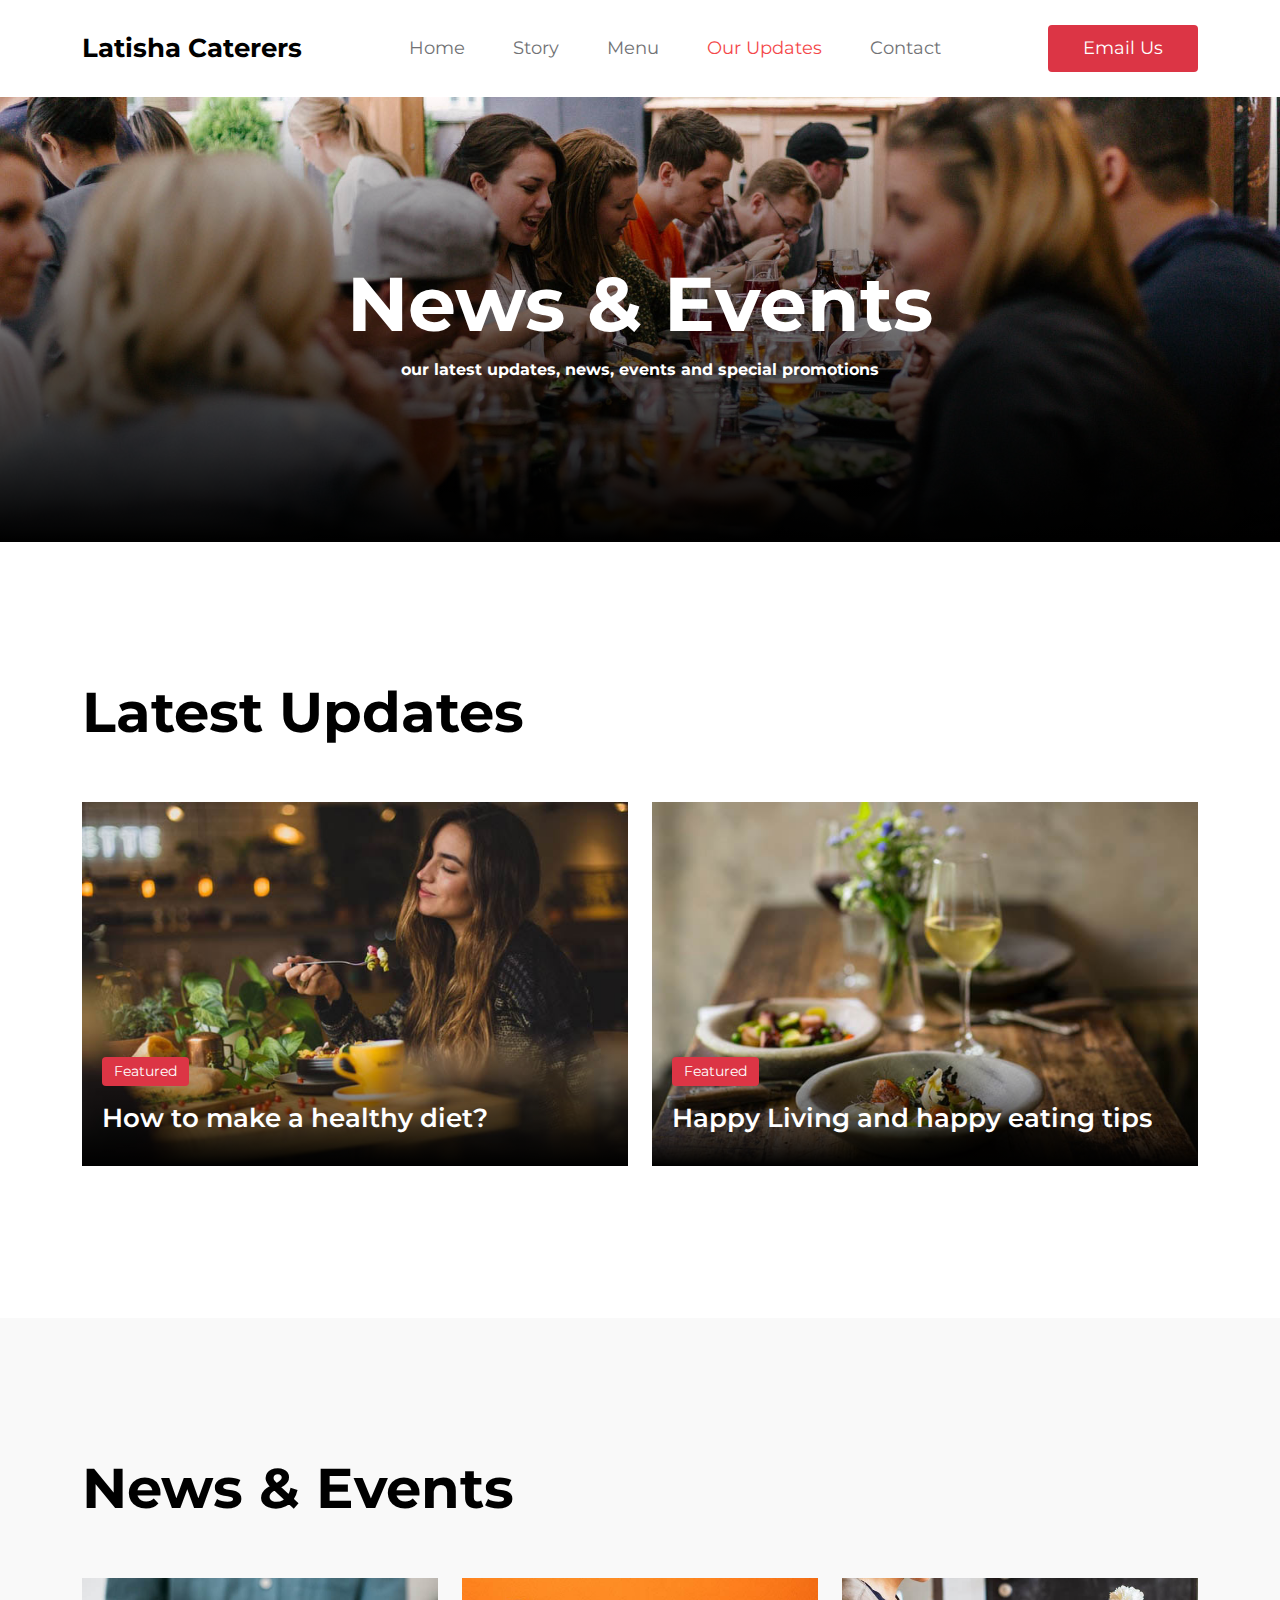
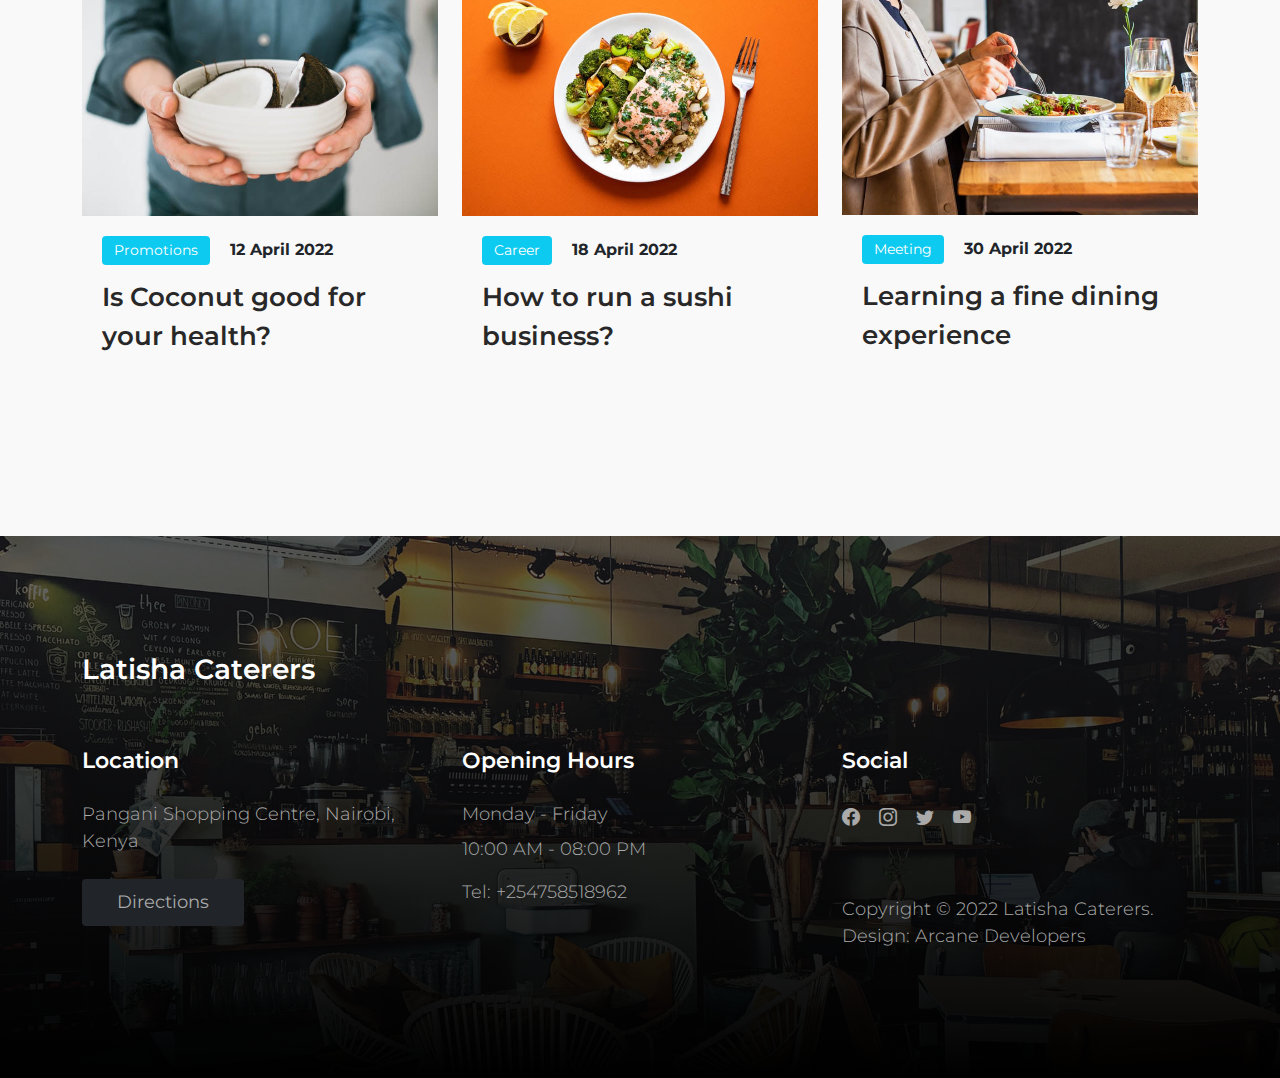
<file: news.html>
<!doctype html>
<html lang="en">
    <head>
        <meta charset="utf-8">
        <meta name="viewport" content="width=device-width, initial-scale=1">

        <meta name="description" content="">
        <meta name="author" content="">

        <title>Latisha Caterers - News Section</title>

        <!-- CSS FILES --> 
        <link rel="preconnect" href="https://fonts.googleapis.com">
        
        <link rel="preconnect" href="https://fonts.gstatic.com" crossorigin>
        
        <link href="https://fonts.googleapis.com/css2?family=Montserrat:wght@300;400;600;700&display=swap" rel="stylesheet">                       
        <link href="css/bootstrap.min.css" rel="stylesheet">

        <link href="css/bootstrap-icons.css" rel="stylesheet">

        <link href="css/tooplate-crispy-kitchen.css" rel="stylesheet">

    </head>
    
    <body>
        
        <nav class="navbar navbar-expand-lg bg-white shadow-lg">
            <div class="container">
                <button class="navbar-toggler" type="button" data-bs-toggle="collapse" data-bs-target="#navbarNav" aria-controls="navbarNav" aria-expanded="false" aria-label="Toggle navigation">
                    <span class="navbar-toggler-icon"></span>
                </button>
                
                <a class="navbar-brand" href="index.html">
                    Latisha Caterers
                </a>

                <div class="d-lg-none">
                    <button type="button" class="custom-btn btn btn-danger" data-bs-toggle="modal" a href="mailto:latisha.caterers@gmail.com">Email Us</button>
                </div>

                <div class="collapse navbar-collapse" id="navbarNav">
                    <ul class="navbar-nav mx-auto">
                        <li class="nav-item">
                            <a class="nav-link" href="index.html">Home</a>
                        </li>

                        <li class="nav-item">
                            <a class="nav-link" href="about.html">Story</a>
                        </li>

                        <li class="nav-item">
                            <a class="nav-link" href="menu.html">Menu</a>
                        </li>

                        <li class="nav-item">
                            <a class="nav-link active" href="news.html">Our Updates</a>
                        </li>

                        <li class="nav-item">
                            <a class="nav-link" href="contact.html">Contact</a>
                        </li>
                    </ul>
                </div>

                <div class="d-none d-lg-block">
                    <button type="button" class="custom-btn btn btn-danger" data-bs-toggle="modal" a href="mailto:latisha.caterers@gmail.com">Email Us</button>
                </div>

            </div>
        </nav>

        <main>

            <header class="site-header site-news-header">
                <div class="container">
                    <div class="row">

                        <div class="col-lg-10 col-12 mx-auto">
                            <h1 class="text-white">News &amp; Events</h1>

                            <strong class="text-white">our latest updates, news, events and special promotions</strong>
                        </div>

                    </div>
                </div>

                <div class="overlay"></div>
            </header>

            <section class="news section-padding bg-white">
                <div class="container">
                    <div class="row">

                        <h2 class="mb-lg-5 mb-4">Latest Updates</h2>
                        
                        <div class="col-lg-6 col-md-6 col-12">
                            <div class="news-thumb mb-4">
                                <a href="news-detail.html">
                                    <img src="images/news/pablo-merchan-montes-Orz90t6o0e4-unsplash.jpg" class="img-fluid news-image" alt="">
                                </a>
                                
                                <div class="news-text-info news-text-info-large">
                                    <span class="category-tag bg-danger">Featured</span>

                                    <h5 class="news-title mt-2">
                                        <a href="news-detail.html" class="news-title-link">How to make a healthy diet?</a>
                                    </h5>
                                </div>
                            </div> 
                        </div>

                        <div class="col-lg-6 col-md-6 col-12">
                            <div class="news-thumb mb-4">
                                <a href="news-detail.html">
                                    <img src="images/news/stefan-johnson-xIFbDeGcy44-unsplash.jpg" class="img-fluid news-image" alt="">
                                </a>
                                
                                <div class="news-text-info news-text-info-large">
                                    <span class="category-tag bg-danger">Featured</span>

                                    <h5 class="news-title mt-2">
                                        <a href="news-detail.html" class="news-title-link">Happy Living and happy eating tips</a>
                                    </h5>
                                </div>
                            </div> 
                        </div>

                    </div>
                </div>
            </section>

            <section class="news section-padding">
                <div class="container">
                    <div class="row">

                        <div class="col-12">
                            <h2 class="mb-lg-5 mb-4">News &amp; Events</h2>
                        </div>

                        <div class="col-lg-4 col-md-6 col-12">
                            <div class="news-thumb mb-4">
                                <a href="news-detail.html">
                                    <img src="images/news/gilles-lambert-S_LhjpfIdm4-unsplash.jpg" class="img-fluid news-image" alt="">
                                </a>
                                
                                <div class="news-text-info">
                                    <span class="category-tag me-3 bg-info">Promotions</span>

                                    <strong>12 April 2022</strong>

                                    <h5 class="news-title mt-2">
                                        <a href="news-detail.html" class="news-title-link">Is Coconut good for your health?</a>
                                    </h5>
                                </div>
                            </div> 
                        </div>

                        <div class="col-lg-4 col-md-6 col-12">
                            <div class="news-thumb mb-4">
                                <a href="news-detail.html">
                                    <img src="images/news/ella-olsson-mmnKI8kMxpc-unsplash.jpg" class="img-fluid news-image" alt="">
                                </a>
                                
                                <div class="news-text-info">
                                    <span class="category-tag me-3 bg-info">Career</span>

                                    <strong>18 April 2022</strong>

                                    <h5 class="news-title mt-2">
                                        <a href="news-detail.html" class="news-title-link">How to run a sushi business?</a>
                                    </h5>
                                </div>
                            </div> 
                        </div>

                        <div class="col-lg-4 col-md-6 col-12">
                            <div class="news-thumb mb-4">
                                <a href="news-detail.html">
                                    <img src="images/news/louis-hansel-GiIiRV0FjwU-unsplash.jpg" class="img-fluid news-image" alt="">
                                </a>
                                
                                <div class="news-text-info">
                                    <span class="category-tag me-3 bg-info">Meeting</span>

                                    <strong>30 April 2022</strong>

                                    <h5 class="news-title mt-2">
                                        <a href="news-detail.html" class="news-title-link">Learning a fine dining experience</a>
                                    </h5>
                                </div>
                            </div> 
                        </div>

                    </div>
                </div>
            </section>

        </main>

        <footer class="site-footer section-padding">
            
            <div class="container">
                
                <div class="row">

                    <div class="col-12">
                        <h4 class="text-white mb-4 me-5">Latisha Caterers</h4>
                    </div>

                    <div class="col-lg-4 col-md-7 col-xs-12 tooplate-mt30">
                        <h6 class="text-white mb-lg-4 mb-3">Location</h6>

                        <p>Pangani Shopping Centre, Nairobi, Kenya</p>

                        <a href="https://www.google.com/maps/place/Pangani+Shopping+Center/@-1.2666582,36.8345605,17z/data=!3m1!4b1!4m5!3m4!1s0x182f16c3688078d5:0x10d5a6049e7f9859!8m2!3d-1.2666636!4d36.8367492" class="custom-btn btn btn-dark mt-2">Directions</a>
                    </div>

                    <div class="col-lg-4 col-md-5 col-xs-12 tooplate-mt30">
                        <h6 class="text-white mb-lg-4 mb-3">Opening Hours</h6>

                        <p class="mb-2">Monday - Friday</p>

                        <p>10:00 AM - 08:00 PM</p>

                        <p>Tel: <a href="tel: 254758518962" class="tel-link">+254758518962</a></p>
                    </div>

                    <div class="col-lg-4 col-md-6 col-xs-12 tooplate-mt30">
                        <h6 class="text-white mb-lg-4 mb-3">Social</h6>

                        <ul class="social-icon">
                            <li><a href="#" class="social-icon-link bi-facebook"></a></li>

                            <li><a href="#" class="social-icon-link bi-instagram"></a></li>

                            <li><a href="#" target="_blank"
                            	 class="social-icon-link bi-twitter"></a></li>

                            <li><a href="#" class="social-icon-link bi-youtube"></a></li>
                        </ul>
                    
                        <p class="copyright-text tooplate-mt60">Copyright © 2022 Latisha Caterers.
                        <br>Design: <a rel="nofollow" href="https://arcanedevelopers.github.io/" target="_blank">Arcane Developers</a></p>
                        
                    </div>

                </div><!-- row ending -->
                
             </div><!-- container ending -->
             
        </footer>

        <!-- Modal -->
        <div class="modal fade" id="BookingModal" tabindex="-1" aria-labelledby="BookingModal" aria-hidden="true">
            <div class="modal-dialog modal-dialog-centered modal-xl">
                <div class="modal-content">
                    <div class="modal-header">
                        <h3 class="mb-0">Reserve a table</h3>

                        <button type="button" class="btn-close" data-bs-dismiss="modal" aria-label="Close"></button>
                    </div>

                    <div class="modal-body d-flex flex-column justify-content-center">
                        <div class="booking">
                            
                            <form class="booking-form row" role="form" action="#" method="post">
                                <div class="col-lg-6 col-12">
                                    <label for="name" class="form-label">Full Name</label>

                                    <input type="text" name="name" id="name" class="form-control" placeholder="Your Name" required>
                                </div>

                                <div class="col-lg-6 col-12">
                                    <label for="email" class="form-label">Email Address</label>

                                    <input type="email" name="email" id="email" pattern="[^ @]*@[^ @]*" class="form-control" placeholder="your@email.com" required>
                                </div>

                                <div class="col-lg-6 col-12">
                                    <label for="phone" class="form-label">Phone Number</label>

                                    <input type="telephone" name="phone" id="phone" pattern="[0-9]{3}-[0-9]{3}-[0-9]{4}" class="form-control" placeholder="123-456-7890">
                                </div>

                                <div class="col-lg-6 col-12">
                                    <label for="people" class="form-label">Number of persons</label>

                                    <input type="text" name="people" id="people" class="form-control" placeholder="12 persons">
                                </div>

                                <div class="col-lg-6 col-12">
                                    <label for="date" class="form-label">Date</label>

                                    <input type="date" name="date" id="date" value="" class="form-control">
                                </div>

                                <div class="col-lg-6 col-12">
                                    <label for="time" class="form-label">Time</label>

                                    <select class="form-select form-control" name="time" id="time">
                                      <option value="5" selected>5:00 PM</option>
                                      <option value="6">6:00 PM</option>
                                      <option value="7">7:00 PM</option>
                                      <option value="8">8:00 PM</option>
                                      <option value="9">9:00 PM</option>
                                    </select>
                                </div>

                                <div class="col-12">
                                    <label for="message" class="form-label">Special Request</label>

                                    <textarea class="form-control" rows="4" id="message" name="message" placeholder=""></textarea>
                                </div>

                                <div class="col-lg-4 col-12 ms-auto">
                                    <button type="submit" class="form-control">Submit Request</button>
                                </div>
                            </form>
                        </div>
                    </div>

                    <div class="modal-footer"></div>
                    
                </div>
                
            </div>
        </div>
        
        <!-- JAVASCRIPT FILES -->
        <script src="js/jquery.min.js"></script>
        <script src="js/bootstrap.bundle.min.js"></script>
        <script src="js/custom.js"></script>

    </body>
</html>
</file>
<file: css/tooplate-crispy-kitchen.css>
/*---------------------------------------
  CUSTOM PROPERTIES ( VARIABLES )             
-----------------------------------------*/
:root {
  --white-color:                  #FFFFFF;
  --primary-color:                #f44749;
  --secondary-color:              #f3af24;
  --section-bg-color:             #F9F9F9;
  --dark-color:                   #000000;
  --title-color:                  #565758;
  --news-title-color:             #292828;
  --p-color:                      #717275;
  --border-color:                 #eaeaea;
  --border-radius-default:        .25rem;

  --body-font-family:             'Montserrat', sans-serif;

  --h1-font-size:                 76px;
  --h2-font-size:                 56px;
  --h3-font-size:                 42px;
  --h4-font-size:                 28px;
  --h5-font-size:                 26px;
  --h6-font-size:                 22px;

  --p-font-size:                  18px;
  --menu-font-size:               18px;
  --category-font-size:           14px;

  --font-weight-light:            300;
  --font-weight-normal:           400;
  --font-weight-semibold:         600;
  --font-weight-bold:             700;
}

body {
    background: var(--white-color);
    font-family: var(--body-font-family);    
    position: relative;
}

/*---------------------------------------
  TYPOGRAPHY               
-----------------------------------------*/

h2,
h3,
h4,
h5,
h6 {
  color: var(--dark-color);
  line-height: inherit;
}

h1,
h2,
h3,
h4,
h5,
h6 {
  font-weight: var(--font-weight-semibold);
}

h1,
h2 {
  font-weight: var(--font-weight-bold);
}

h1 {
  font-size: var(--h1-font-size);
  line-height: normal;
}

h2 {
  font-size: var(--h2-font-size);
}

h3 {
  font-size: var(--h3-font-size);
}

h4 {
  font-size: var(--h4-font-size);
}

h5 {
  font-size: var(--h5-font-size);
}

h6 {
  font-size: var(--h6-font-size);
}

p,
.list .list-item {
  color: var(--p-color);
  font-size: var(--p-font-size);
  font-weight: var(--font-weight-light);
}

a, 
button {
  touch-action: manipulation;
  transition: all 0.3s;
}

.form-label {
  color: var(--p-color);
  font-weight: var(--font-weight-semibold);
}

a {
  color: var(--secondary-color);
  text-decoration: none;
}

a:hover {
  color: var(--primary-color);
}

::selection {
  background: var(--primary-color);
  color: var(--white-color);
}

::-moz-selection {
  background: var(--primary-color);
  color: var(--white-color);
}

.section-padding {
  padding-top: 8rem;
  padding-bottom: 8rem;
}

b,
strong {
  font-weight: var(--font-weight-bold);
}


/*---------------------------------------
  CUSTOM BUTTON              
-----------------------------------------*/
.custom-btn {
  border: 0;
  color: var(--white-color);
  font-size: var(--menu-font-size);
  padding: 10px 35px;
}


/*---------------------------------------
  NAVIGATION              
-----------------------------------------*/
.navbar {
  background: var(--white-color);
  padding-top: 20px;
  padding-bottom: 20px;
}

.navbar-brand {
  color: var(--dark-color);
  font-size: var(--h5-font-size);
  font-weight: var(--font-weight-bold);
  margin-right: 0;
}

.navbar-expand-lg .navbar-nav .nav-link {
  padding-right: 1.5rem;
  padding-left: 1.5rem;
}

.navbar-expand-lg .nav-link {
  color: var(--p-color);
  font-weight: var(--font-weight-normal);
  font-size: var(--menu-font-size);
  padding-top: 15px;
  padding-bottom: 15px;
}

.navbar-nav .nav-link.active, 
.nav-link:focus, 
.nav-link:hover {
  color: var(--primary-color);
}

.nav-link:focus {
  color: var(--p-color);
}

.navbar-toggler {
  border: 0;
  padding: 0;
  cursor: pointer;
  margin: 0;
  width: 30px;
  height: 35px;
  outline: none;
}

.navbar-toggler:focus {
  outline: none;
  box-shadow: none;
}

.navbar-toggler[aria-expanded="true"] .navbar-toggler-icon {
  background: transparent;
}

.navbar-toggler[aria-expanded="true"] .navbar-toggler-icon:before,
.navbar-toggler[aria-expanded="true"] .navbar-toggler-icon:after {
  transition: top 300ms 50ms ease, -webkit-transform 300ms 350ms ease;
  transition: top 300ms 50ms ease, transform 300ms 350ms ease;
  transition: top 300ms 50ms ease, transform 300ms 350ms ease, -webkit-transform 300ms 350ms ease;
  top: 0;
}

.navbar-toggler[aria-expanded="true"] .navbar-toggler-icon:before {
  transform: rotate(45deg);
}

.navbar-toggler[aria-expanded="true"] .navbar-toggler-icon:after {
  transform: rotate(-45deg);
}

.navbar-toggler .navbar-toggler-icon {
  background: var(--dark-color);
  transition: background 10ms 300ms ease;
  display: block;
  width: 30px;
  height: 2px;
  position: relative;
}

.navbar-toggler .navbar-toggler-icon:before,
.navbar-toggler .navbar-toggler-icon:after {
  transition: top 300ms 350ms ease, -webkit-transform 300ms 50ms ease;
  transition: top 300ms 350ms ease, transform 300ms 50ms ease;
  transition: top 300ms 350ms ease, transform 300ms 50ms ease, -webkit-transform 300ms 50ms ease;
  position: absolute;
  right: 0;
  left: 0;
  background: var(--dark-color);
  width: 30px;
  height: 2px;
  content: '';
}

.navbar-toggler .navbar-toggler-icon:before {
  top: -8px;
}

.navbar-toggler .navbar-toggler-icon:after {
  top: 8px;
}


/*---------------------------------------
  SITE HEADER              
-----------------------------------------*/
.site-header {
  background-repeat: no-repeat;
  background-position: center;
  background-size: cover;
  padding-top: 10rem;
  padding-bottom: 10rem;
  text-align: center;
  position: relative;
}

.site-header .container {
  position: relative;
  z-index: 2;
}

.site-news-detail-header {
  background: transparent;
  text-align: left;
   padding-top: 6rem;
  padding-bottom: 6rem;
}

.site-about-header {
  background-image: url('../images/header/briana-tozour-V_Nkf1E-vYA-unsplash.jpg');
}

.site-menu-header {
  background-image: url('../images/header/luisa-brimble-aFzg83dvnAI-unsplash.jpg');
}

.site-news-header {
  background-image: url('../images/header/priscilla-du-preez-W3SEyZODn8U-unsplash.jpg');
}

.site-contact-header {
  background-image: url('../images/header/rod-long-I79Pgmhmy5M-unsplash.jpg');
}

.overlay {
  background: linear-gradient(to top, var(--dark-color), transparent 100%);
  position: absolute;
  top: 0;
  right: 0;
  bottom: 0;
  left: 0;
}


/*---------------------------------------
  HERO              
-----------------------------------------*/
.hero {
  position: relative;
  overflow: hidden;
  padding-top: 20.542rem;
  padding-bottom: 20.542rem;
}

.hero .container {
  position: absolute;
  z-index: 9;
  top: 50%;
  left: 50%;
  transform: translate(-50%, -50%);
  width: 100%;
}

.video-wrap {
  z-index: -100;
}

.custom-video {
  position: absolute;
  top: 0;
  left: 0;
  object-fit: cover;
  width: 100%;
  height: 100%;
}


/*---------------------------------------
  HERO SLIDE               
-----------------------------------------*/
.carousel-image {
  width: 100%;
  height: 100%;
  object-fit: cover;
}

.carousel-thumb {
  position: relative;
}

.carousel-caption {
  background: linear-gradient(to top, var(--dark-color), transparent 90%);
  text-align: left;
  position: absolute;
  right: 0;
  bottom: 0;
  left: 0;
  padding: 60px 40px;
}

.hero-carousel .reviews-text,
.hero-text {
  color: var(--white-color);
}

.price-tag {
  background: var(--white-color);
  border-radius: 100px;
  color: var(--secondary-color);
  font-size: var(--menu-font-size);
  font-weight: var(--font-weight-semibold);
  display: inline-block;
  width: 84px;
  height: 64px;
  line-height: 64px;
  text-align: center;
}

.hero-carousel .carousel-control-prev,
.hero-carousel .carousel-control-next {
  position: absolute;
  top: auto;
  bottom: 0;
  opacity: 1;
}

.hero-carousel .carousel-control-prev,
.hero-carousel .carousel-control-next {
  background: var(--secondary-color);
  width: 60px;
  height: 60px;
  text-align: center;
}

.hero-carousel .carousel-control-prev {
  left: auto;
  right: 60px;
}

.hero-carousel .carousel-control-next {
  background: var(--primary-color);
  right: 0;
}

.hero-carousel .carousel-control-prev:hover, 
.hero-carousel .carousel-control-next:hover {
  background: var(--dark-color);
}

.hero-carousel .carousel-control-prev-icon,
.hero-carousel .carousel-control-next-icon {
  background-image: none;
  width: inherit;
  height: inherit;
  line-height: 60px;
}

.hero-carousel .carousel-control-prev-icon::before,
.hero-carousel .carousel-control-next-icon::before {
  font-family: bootstrap-icons;
  display: block;
  margin: auto;
  font-size: var(--h5-font-size);
  color: var(--white-color);
}

.hero-carousel .carousel-control-prev-icon::before {
  content: "\f13f";
}

.hero-carousel .carousel-control-next-icon::before {
  content: "\f144";
}

.reviews-icon {
  color: var(--secondary-color);
}


/*---------------------------------------
  MENU               
-----------------------------------------*/
.menu,
.about,
.news,
.related-news,
.newsletter,
.comments {
  background: var(--section-bg-color);
}

.menu-thumb {
  position: relative;
  overflow: hidden;
}

.menu-info {
  padding: 20px 20px 30px 20px;
}

.menu-image {
  display: block;
}

.menu-image-wrap {
  position: relative;
}

.menu-tag {
  position: absolute;
  top: 0;
  right: 0;
  margin: 20px;
}

.newsletter-image {
  border-radius: 100%;
  object-fit: cover;
  display: block;
  margin: 0 auto;
  max-width: 450px;
  max-height: 450px;
}


/*---------------------------------------
  NEWS               
-----------------------------------------*/
.news-thumb {
  position: relative;
  overflow: hidden;
}

.news-thumb > a {
  display: block;
  width: 100%;
  height: 100%;
  position: relative;
  z-index: 2;
  transition: all 0.3s ease-out;
}

.news-thumb > a:hover {
  transform: scale(1.2);
}

.news-text-info {
  background: var(--section-bg-color);
  position: relative;
  z-index: 2;
  padding: 20px;
  transition: all 0.3s ease-out;
}

.related-news .news-text-info {
  background: var(--white-color);
}

.news-text-info-large {
  background: linear-gradient(to top, var(--dark-color), transparent 90%);
  position: absolute;
  z-index: 2;
  bottom: 0;
  right: 0;
  left: 0;
  pointer-events: none;
}

.news-text-info-large .news-title-link {
  color: var(--white-color);
}

.news-title-link {
  color: var(--news-title-color);
}

.news-image {
  display: block;
  width: 100%;
  transition: all 0.3s ease-out;
}

.news-image:hover {
  transform: scale(1.2);
}

.category-tag,
.menu-tag {
  background: var(--dark-color);
  border-radius: var(--border-radius-default);
  color: var(--white-color);
  font-size: var(--category-font-size);
  display: inline-block;
  padding: 4px 12px;
}

.category-tag {
  margin-bottom: 5px;
}

.comment-form {
  margin-bottom: 60px;
}

.news-author {
  border-bottom: 1px solid rgba(0,0,0,0.05);
  margin-bottom: 30px;
  padding-left: 15px;
  padding-right: 15px;
  padding-bottom: 30px;
}

.news-author:last-child {
  border-bottom: 0;
  padding-bottom: 0;
}

.news-author-image {
  border-radius: 100px;
  object-fit: cover;
  width: 70px;
  height: 70px;
}


/*---------------------------------------
  CUSTOM FORM            
-----------------------------------------*/
.custom-form .form-control {
  margin-bottom: 20px;
  padding: 14px 10px;
  transition: all 0.3s;
}

.custom-form button[type="submit"] {
  background: var(--dark-color);
  border: 0;
  color: var(--white-color);
  text-transform: uppercase;
}

.custom-form button[type="submit"]:hover {
  background: var(--primary-color);
}


/*---------------------------------------
  SUBSCRIBE FORM            
-----------------------------------------*/
.subscribe-form .form-control {
  margin-top: 20px;
  margin-bottom: 10px;
}


/*---------------------------------------
  BOOKING FORM            
-----------------------------------------*/
#BookingModal .modal-content {
  border: 0;
  overflow: hidden;
}

#BookingModal .modal-content::before {
  content: "";
  background-color: var(--white-color);
  background-image: url('../images/sincerely-media-HoEYgBL_Gcs-unsplash.jpg');
  background-repeat: no-repeat;
  background-position: top;
  background-size: cover;
  width: 60%;
  height: 100%;
  position: absolute;
  top: 0;
  right: 0;
}

#BookingModal .modal-header {
  border-bottom: 0;
  position: relative;
  padding: 26px 32px 0 32px;
}

#BookingModal .modal-body {
  padding: 38px 32px;
  padding-right: 35%;
}

#BookingModal .modal-footer {
  border-top: 0;
  padding: 0;
}

.booking-form .form-control {
  font-weight: var(--font-weight-normal);
  padding-top: 12px;
  padding-bottom: 12px;
  margin-bottom: 25px;
  transition: all 0.3s;
}

.booking-form button[type="submit"] {
  background: var(--dark-color);
  border: 0;
  font-weight: var(--font-weight-semibold);
  color: var(--white-color);
  text-transform: uppercase;
  margin-bottom: 0;
}

.booking-form button[type="submit"]:hover {
  background: var(--primary-color);
}

.BgImage {
  background-image: url('../images/alex-haney-CAhjZmVk5H4-unsplash.jpg');
  background-repeat: no-repeat;
  background-size: cover;
  background-attachment: fixed;
  height: 500px;
}


/*---------------------------------------
  FOOTER              
-----------------------------------------*/
.site-footer {
  background-image: url('../images/daan-evers-tKN1WXrzQ3s-unsplash.jpg');
  background-repeat: no-repeat;
  background-position: center;
  background-size: cover;
  padding-top: 7rem;
  padding-bottom: 7rem;
  position: relative;
}

.site-footer::before {
  content: "";
  background: linear-gradient(to top, var(--dark-color), transparent 200%);
  position: absolute;
  top: 0;
  right: 0;
  bottom: 0;
  left: 0;
}

.site-footer .container {
  position: relative;
}

.tooplate-mt30 {
	margin-top: 30px;
}
.tooplate-mt60 {
	margin-top: 60px;
}

.copyright-text {
  font-size: var(--menu-font-size);
}

.tel-link {
  color: var(--p-color);
}

.site-footer a:hover {
  color: var(--white-color);
}

.site-footer a {
  	color: #AAA;;
}

.site-footer p {
	color: #AAA;
}


/*---------------------------------------
  SOCIAL ICON               
-----------------------------------------*/
.social-icon {
  margin: 0;
  padding: 0;
}

.social-icon li {
  list-style: none;
  display: inline-block;
  vertical-align: top;
  transition: all 0.3s;
}

.social-icon:hover li:not(:hover) {
  opacity: 0.65;
}

.social-icon-link {
  color: var(--p-color);
  font-size: var(--p-font-size);
  display: inline-block;
  vertical-align: top;
  margin-top: 4px;
  margin-bottom: 4px;
  margin-right: 15px;
}

.social-icon-link:hover {
  color: var(--primary-color);
}


/*---------------------------------------
  RESPONSIVE STYLES               
-----------------------------------------*/
@media screen and (max-width: 1180px) {
  h1 {
    font-size: 62px;
  }
}

@media screen and (max-width: 1170px) {
  h1 {
    font-size: 56px;
  }
}


@media screen and (max-width: 991px) {
  h1 {
    font-size: 38px;
  }

  h2 {
    font-size: 32px;
  }

  h3 {
    font-size: 26px;
  }

  h4 {
    font-size: 24px;
  }

  h5 {
    font-size: 20px;
  }

  h6 {
    font-size: 18px;
  }

  .site-header,
  .section-padding {
    padding-top: 5rem;
    padding-bottom: 5rem;
  }

  .navbar {
    padding-top: 10px;
    padding-bottom: 10px;
  }

  .navbar-nav .nav-link {
    padding-top: 5px;
    padding-bottom: 10px;
  }

  #BookingModal .modal-content {
    padding-bottom: 200px;
  }

  #BookingModal .modal-content::before {
    background-image: url('../images/sincerely-media-HoEYgBL_Gcs-unsplash-mobile.jpg');
    background-position: bottom;
    top: auto;
    left: 0;
    bottom: 0;
    width: 100%;
    height: 200px;
    transform: rotate(180deg);
  }

  #BookingModal .modal-body {
    padding-top: 18px;
    padding-right: 32px;
  }
}

@media screen and (max-width: 480px) {
  .newsletter-image {
    max-width: 310px;
    max-height: 310px;
  }

  .hero-carousel .carousel-control-prev,
  .hero-carousel .carousel-control-next {
    width: 50px;
    height: 50px;
  }
}
</file>
